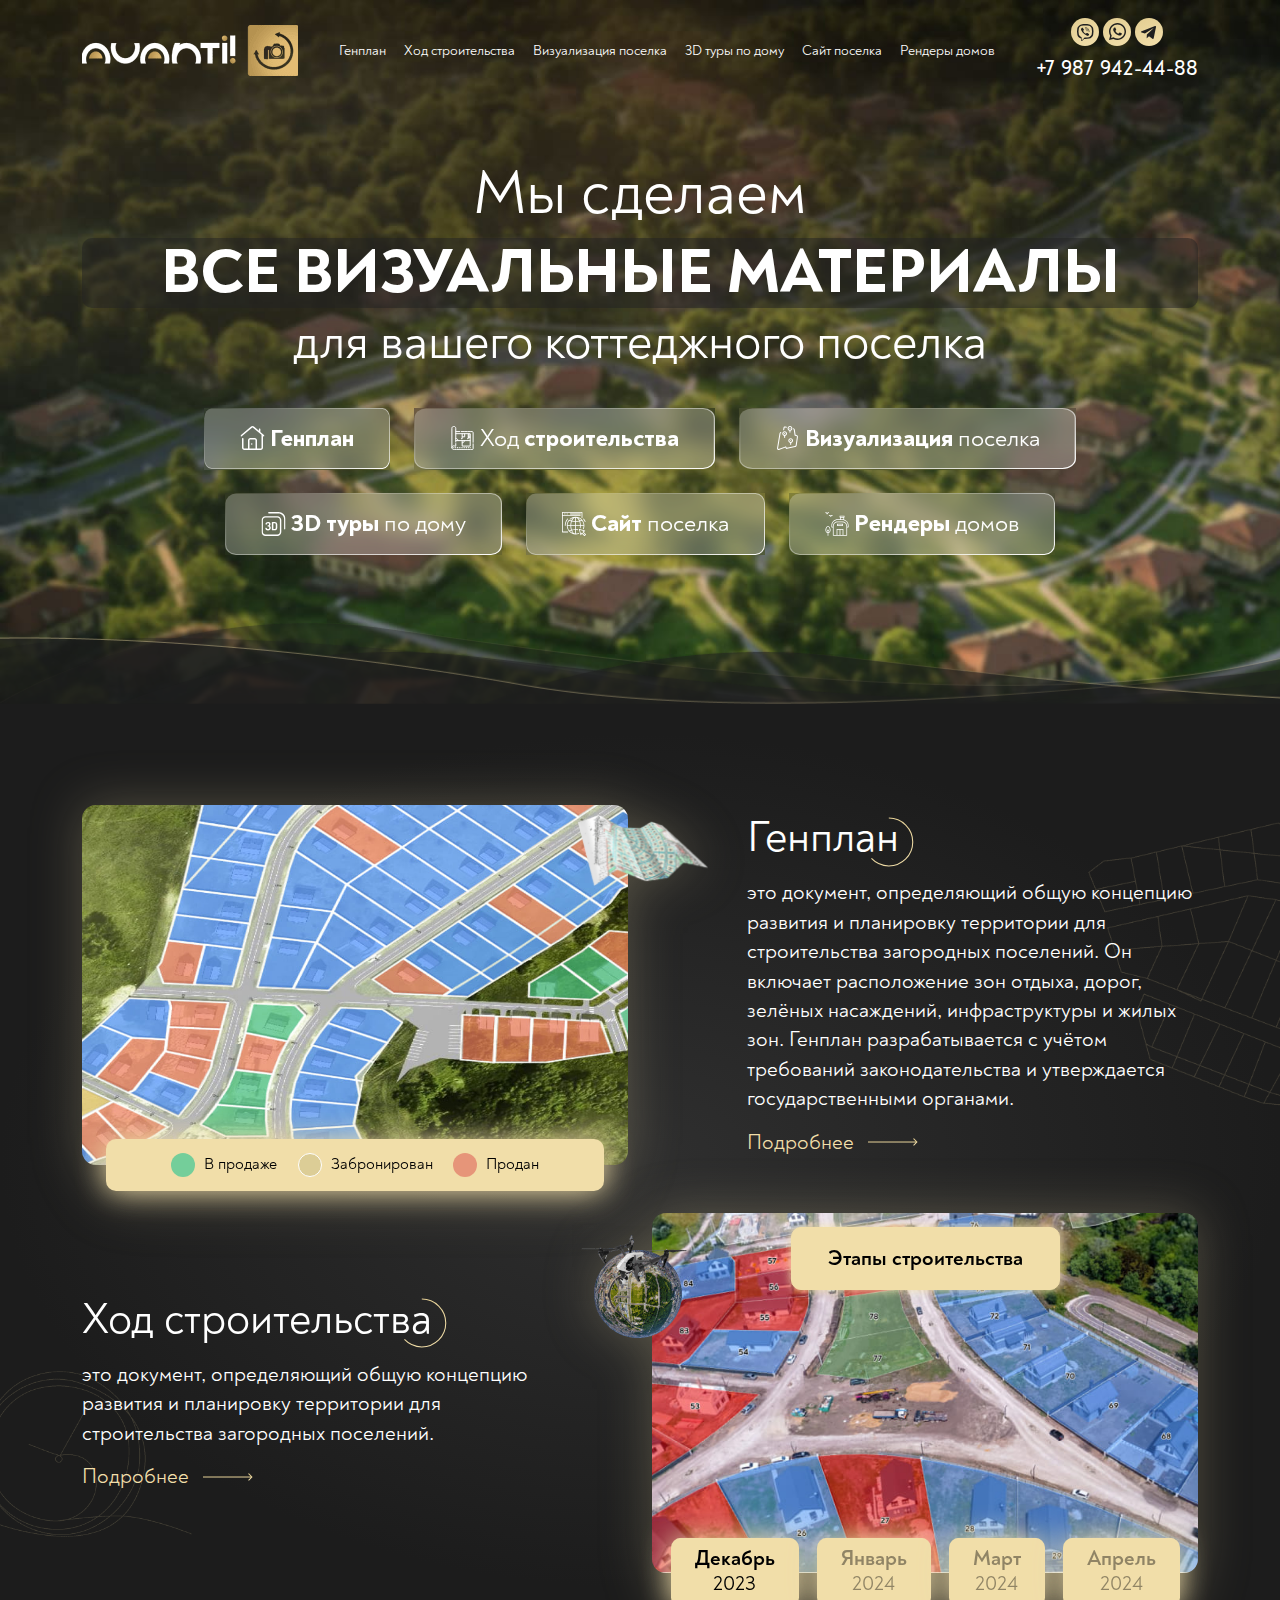
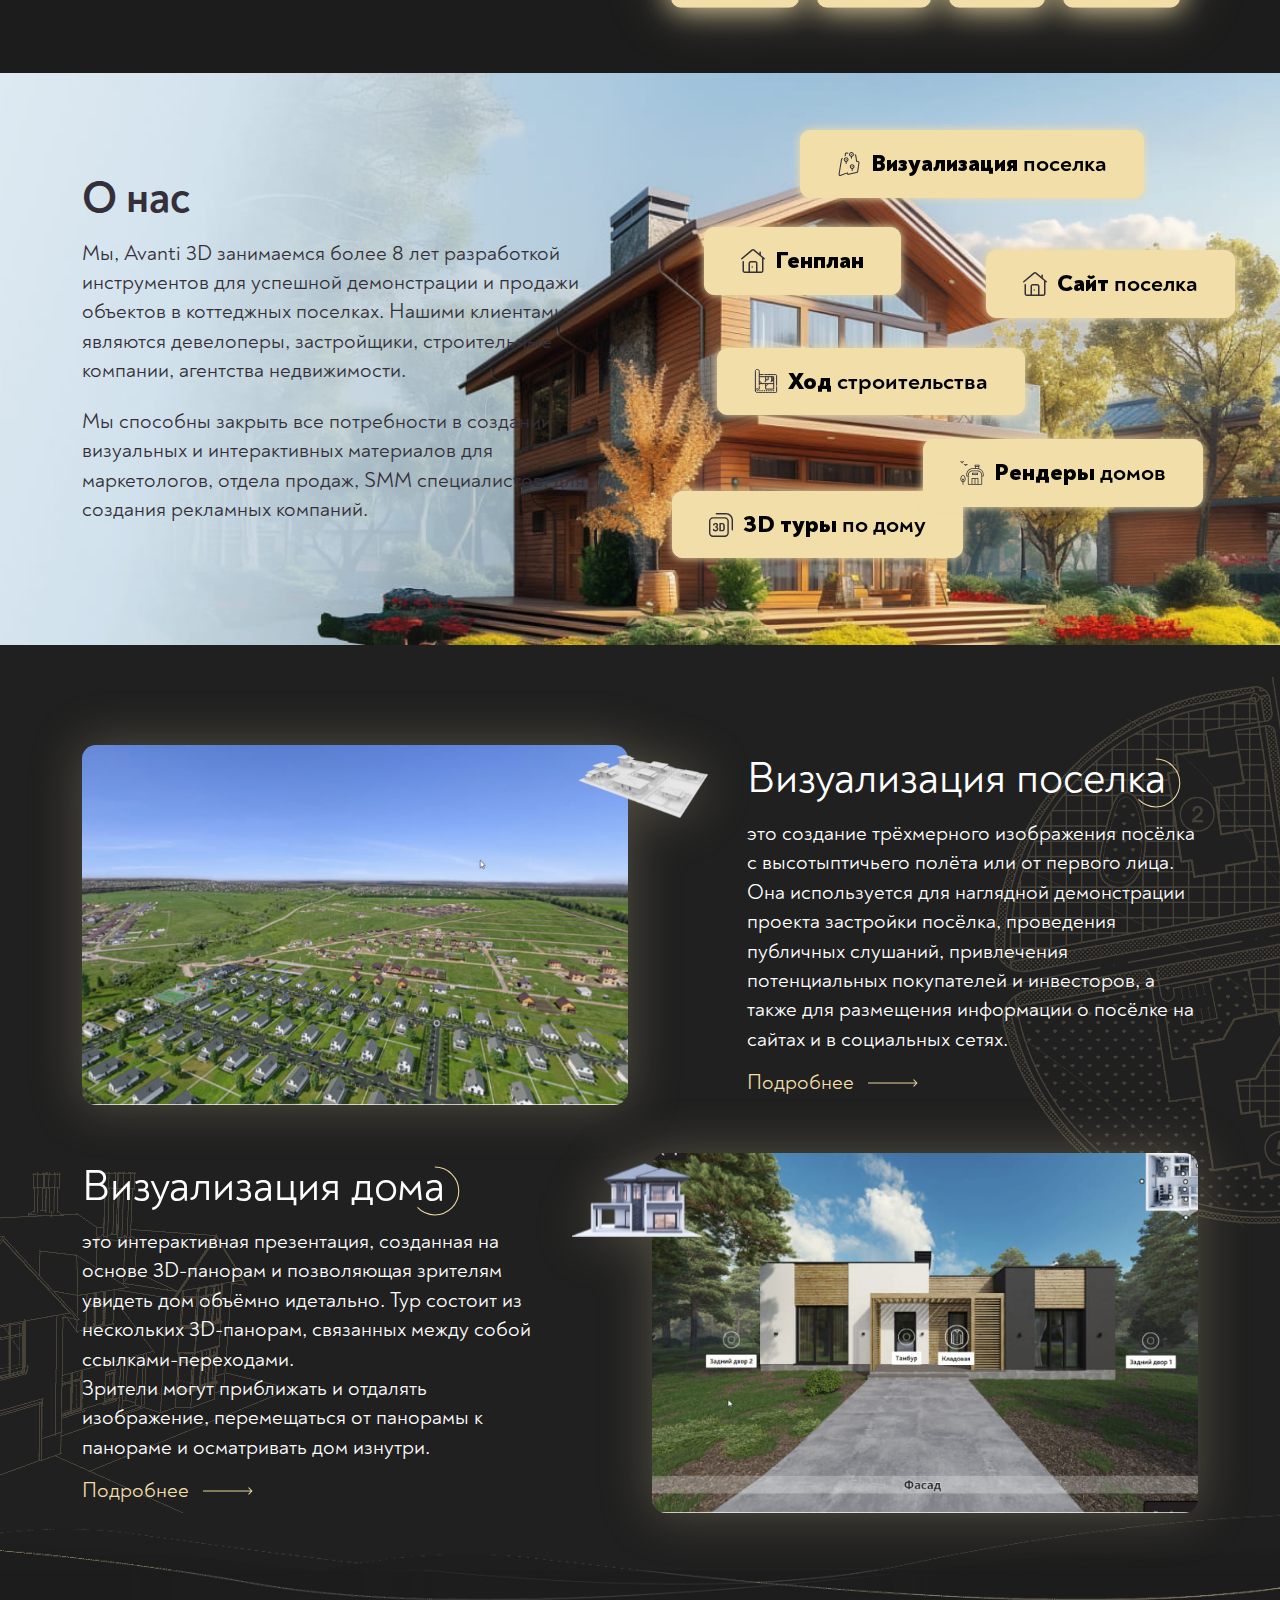
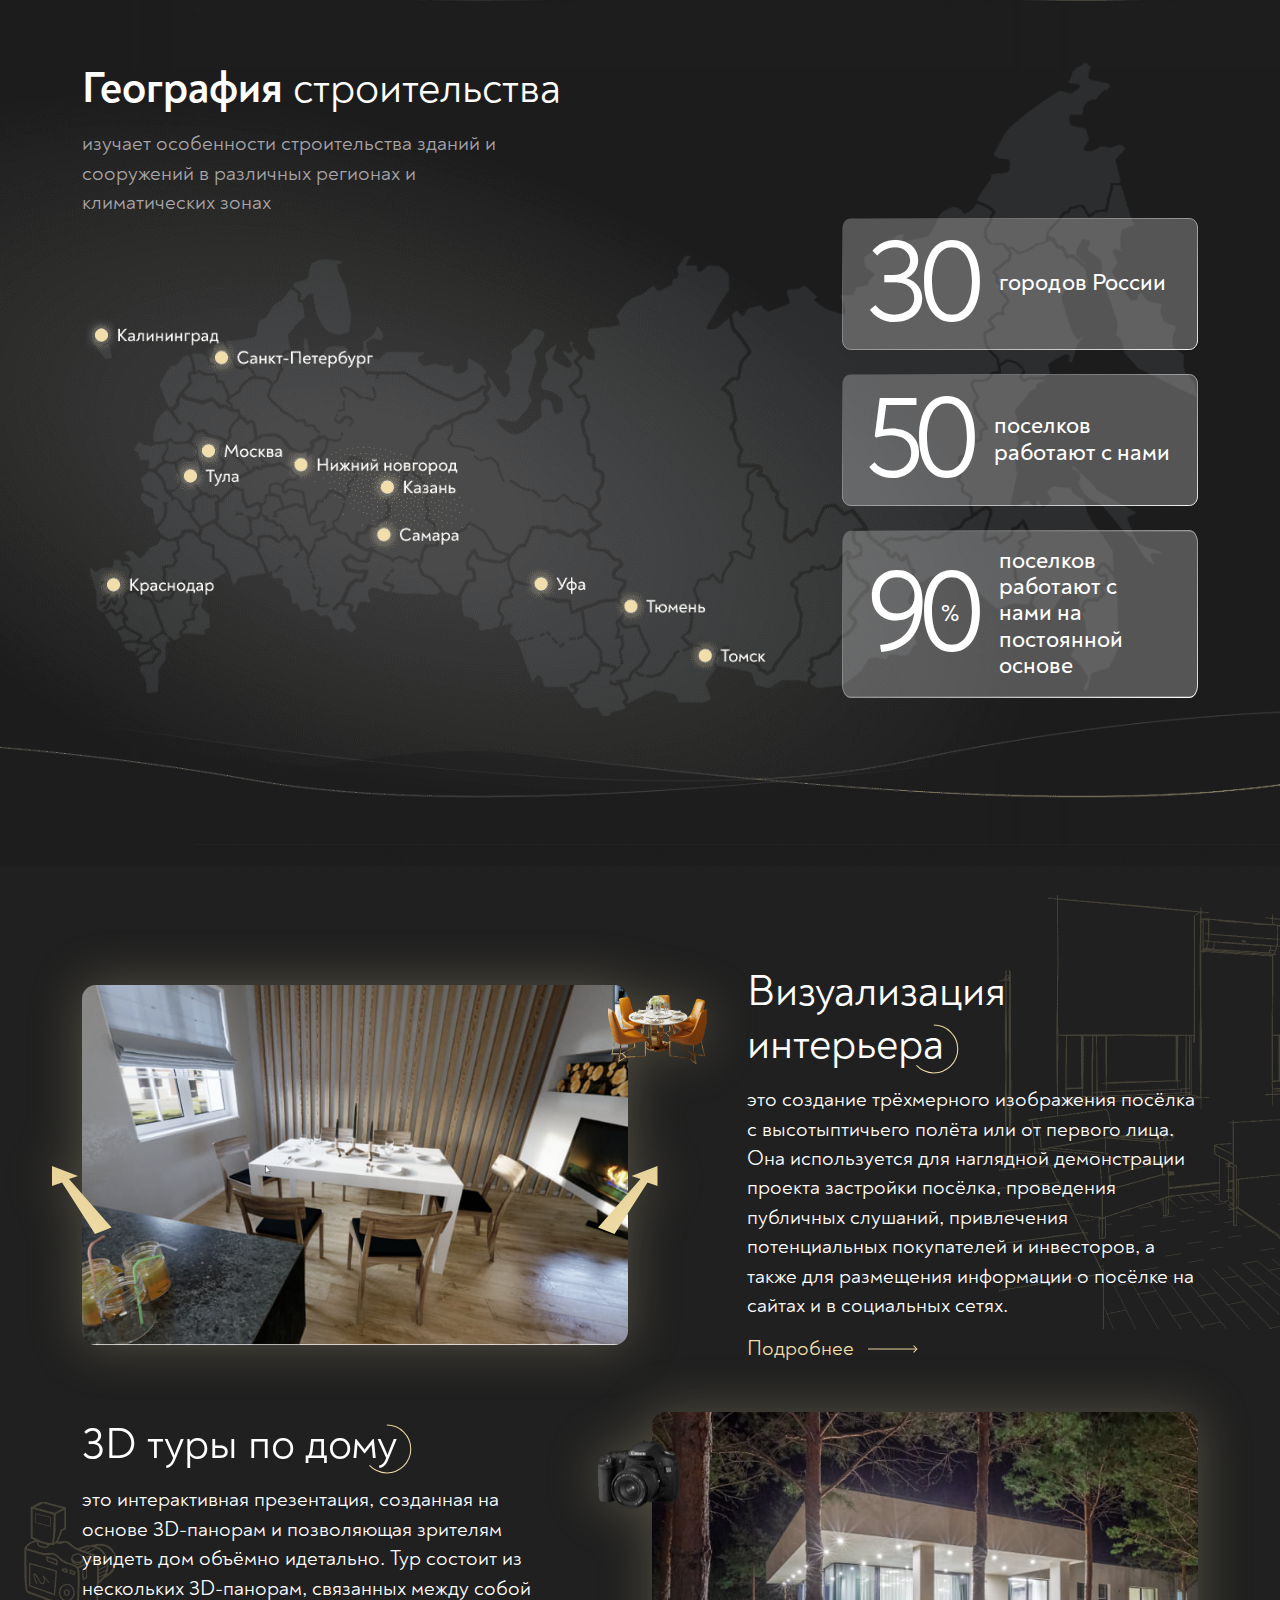
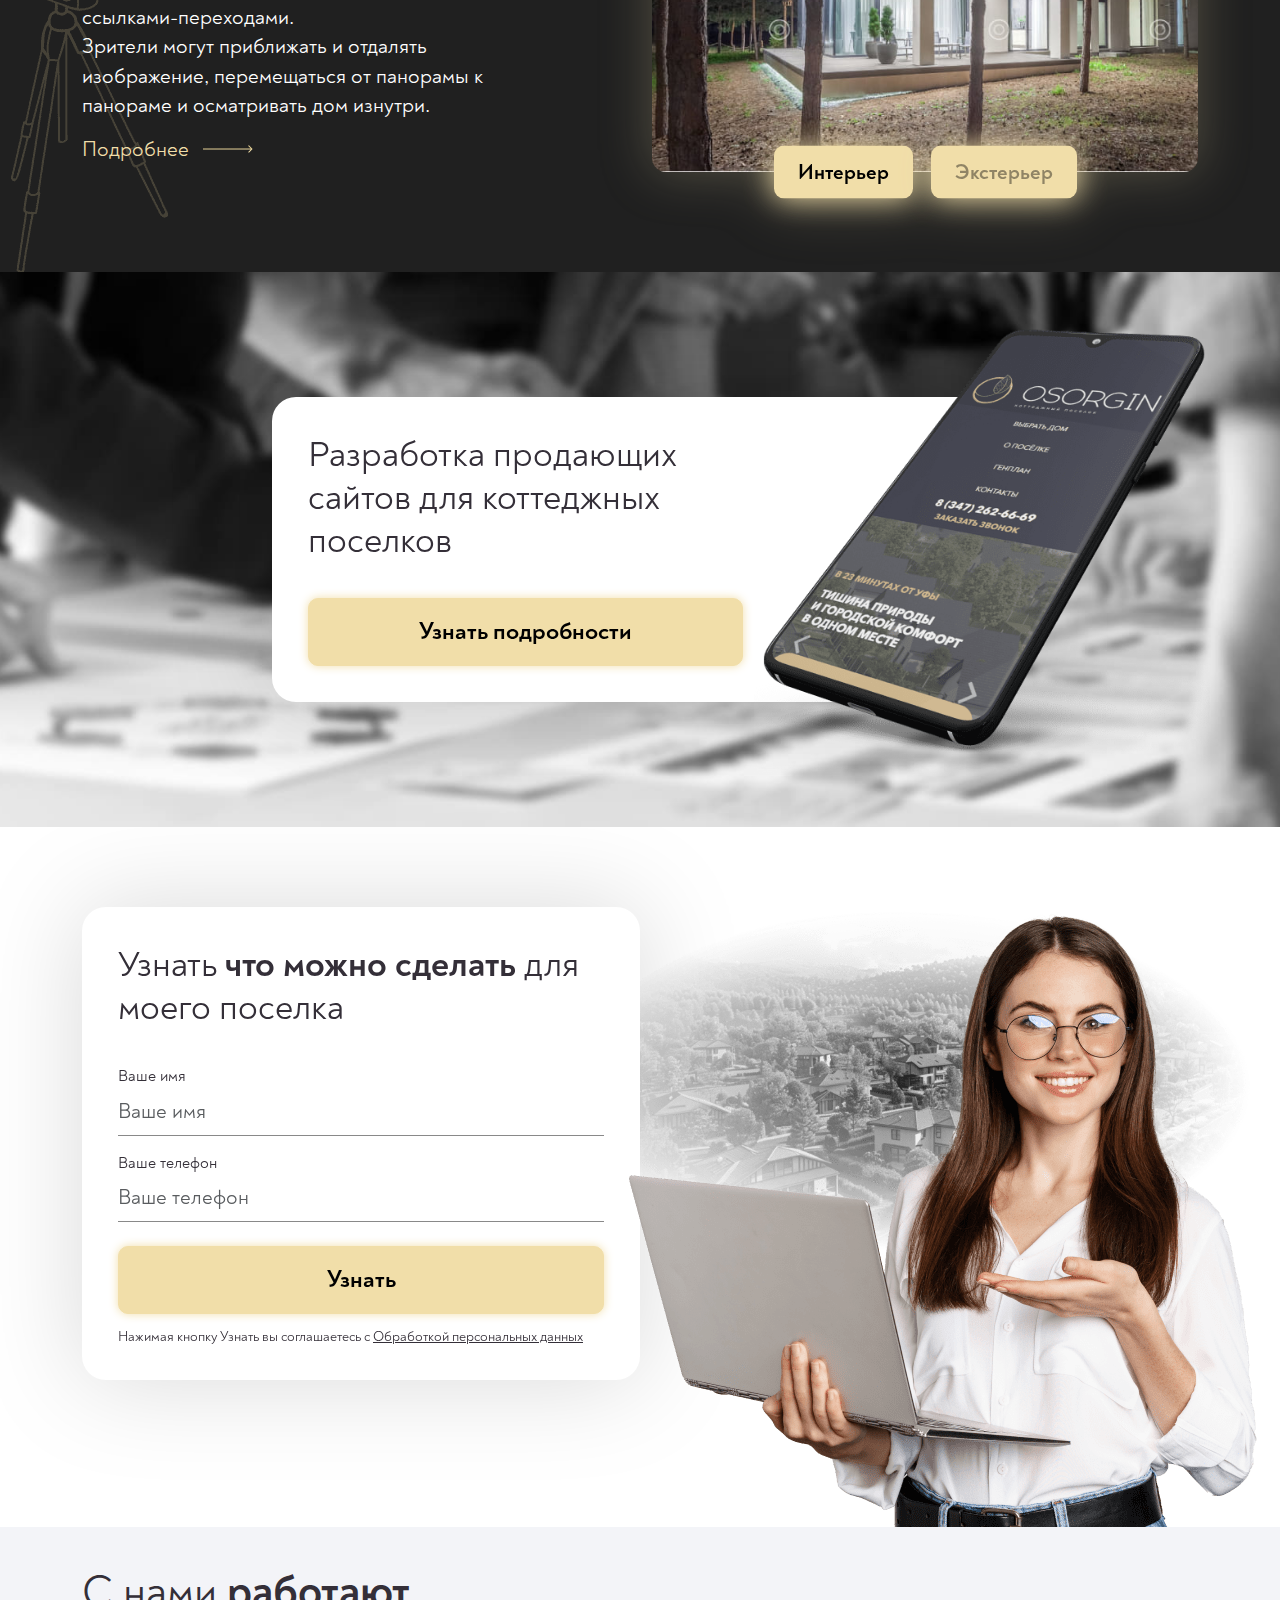
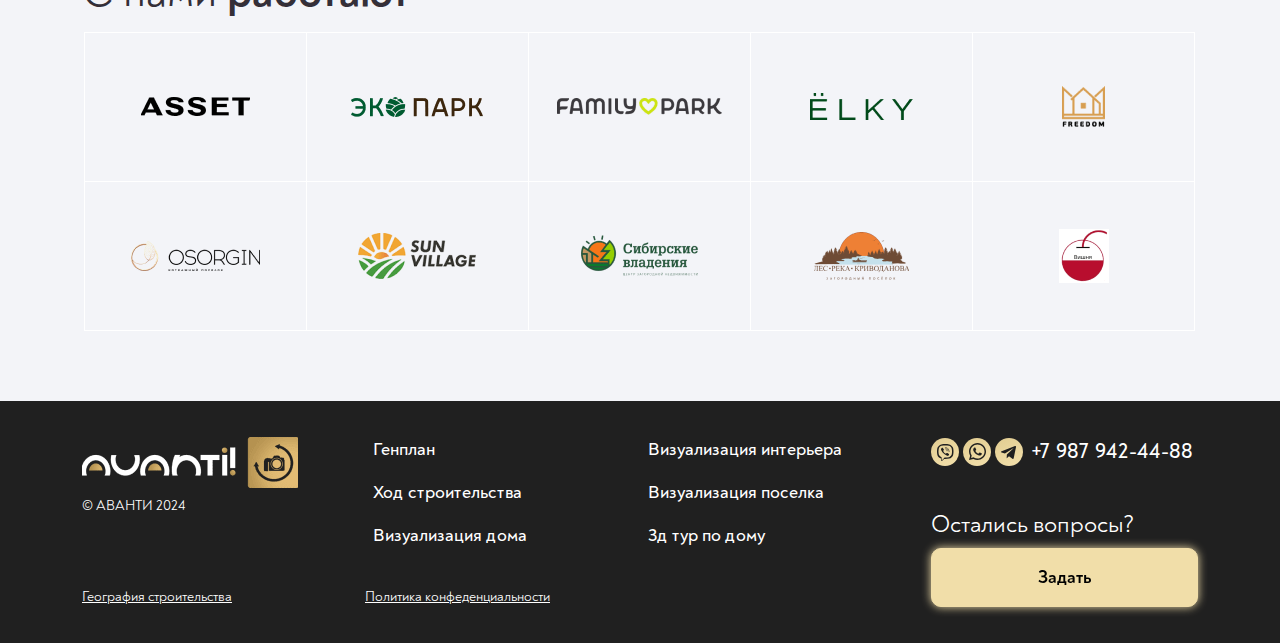
<file: index.html>
<!DOCTYPE html>
<html lang="ru">
<head>
    <meta charset="UTF-8">
    <meta name="viewport" content="width=device-width, initial-scale=1.0">
    <link rel="stylesheet" href="css/bootstrap.min.css">
    <link rel="stylesheet" href="css/style.min.css">
    <link rel="stylesheet" href="fonts/fonts.css">
    <title>Avanti</title>
</head>
<body>
    <main>
        <header>
            <div class="container d-flex justify-content-between align-items-center">
                <a href="index.html">
                    <img src="imgs/logo.png" alt="Avanti" class="logo">
                </a>
                <div class="offcanvas-xl offcanvas-end" tabindex="-1" id="offcanvasMenu">
                    <div class="offcanvas-body position-relative">
                        <button type="button" class="btn-close d-xl-none" data-bs-dismiss="offcanvas" data-bs-target="#offcanvasMenu" aria-label="Close">
                            <svg stroke="currentColor" fill="none" stroke-width="0" viewBox="0 0 24 24" height="1em" width="1em" xmlns="http://www.w3.org/2000/svg"><path d="M6.2253 4.81108C5.83477 4.42056 5.20161 4.42056 4.81108 4.81108C4.42056 5.20161 4.42056 5.83477 4.81108 6.2253L10.5858 12L4.81114 17.7747C4.42062 18.1652 4.42062 18.7984 4.81114 19.1889C5.20167 19.5794 5.83483 19.5794 6.22535 19.1889L12 13.4142L17.7747 19.1889C18.1652 19.5794 18.7984 19.5794 19.1889 19.1889C19.5794 18.7984 19.5794 18.1652 19.1889 17.7747L13.4142 12L19.189 6.2253C19.5795 5.83477 19.5795 5.20161 19.189 4.81108C18.7985 4.42056 18.1653 4.42056 17.7748 4.81108L12 10.5858L6.2253 4.81108Z" fill="currentColor"></path></svg>
                        </button>
                        <nav>
                            <ul >
                                <li>
                                    <a href="#plan" class="menu-link">Генплан</a>
                                </li>
                                <li>
                                    <a href="#construction" class="menu-link">Ход строительства</a>
                                </li>
                                <li>
                                    <a href="#visualization" class="menu-link">Визуализация поселка</a>
                                </li>
                                <li>
                                    <a href="#tour" class="menu-link">3D туры по дому</a>
                                </li>
                                <li>
                                    <a href="#village-site" class="menu-link">Сайт поселка</a>
                                </li>
                                <li>
                                    <a href="#house" class="menu-link">Рендеры домов</a>
                                </li>
                            </ul>
                        </nav>
                    </div>
                </div>
                
                <div class="d-none d-sm-block d-xxl-flex align-items-center">
                    <ul class="social justify-content-center">
                        <li><a href=""><img src="imgs/icons/viber.svg" alt="viber"></a></li>
                        <li><a href=""><img src="imgs/icons/wapp.svg" alt="wapp"></a></li>
                        <li><a href=""><img src="imgs/icons/tg.svg" alt="tg"></a></li>
                    </ul>
                    <a href="tel:+79879424488" class="d-block fs-md fw-5 ms-xxl-2 mt-2 mt-xxl-0">+7 987 942-44-88</a>
                </div>

                <button type="button" id="openMenu" class="btn-mobileMenu d-xl-none">
                    <svg stroke="currentColor" fill="currentColor" stroke-width="0" viewBox="0 0 1024 1024" height="32px" width="32px" xmlns="http://www.w3.org/2000/svg"><path d="M27 193.6c-8.2-8.2-12.2-18.6-12.2-31.2s4-23 12.2-31.2S45.6 119 58.2 119h912.4c12.6 0 23 4 31.2 12.2s12.2 18.6 12.2 31.2-4 23-12.2 31.2-18.6 12.2-31.2 12.2H58.2c-12.6 0-23-4-31.2-12.2zm974.8 285.2c8.2 8.2 12.2 18.6 12.2 31.2s-4 23-12.2 31.2-18.6 12.2-31.2 12.2H58.2c-12.6 0-23-4-31.2-12.2S14.8 522.6 14.8 510s4-23 12.2-31.2 18.6-12.2 31.2-12.2h912.4c12.6 0 23 4 31.2 12.2zm0 347.4c8.2 8.2 12.2 18.6 12.2 31.2s-4 23-12.2 31.2-18.6 12.2-31.2 12.2H58.2c-12.6 0-23-4-31.2-12.2S14.8 870 14.8 857.4s4-23 12.2-31.2S45.6 814 58.2 814h912.4c12.6 0 23 4.2 31.2 12.2z"></path></svg>
                </button>
            </div>
        </header>

        <section class="sec1">
            <div class="container">
                <h1>
                    <p>Мы сделаем</p>
                    <strong>все визуальные материалы</strong>
                    <div>для вашего коттеджного поселка</div>
                </h1>
                <ul class="sec1__menu">
                    <li>
                        <a href="#plan">
                            <img src="imgs/icons/home.svg" alt="Генплан">
                            <strong>Генплан</strong>
                        </a>
                    </li>
                    <li>
                        <a href="#construction">
                            <img src="imgs/icons/blueprint.svg" alt="Ход строительства">
                            Ход <strong>строительства</strong>
                        </a>
                    </li>
                    <li>
                        <a href="#visualization">
                            <img src="imgs/icons/area-with-pins.svg" alt="Визуализация поселка">
                            <strong>Визуализация</strong> поселка
                        </a>
                    </li>
                    <li>
                        <a href="#tour">
                            <img src="imgs/icons/3d.svg" alt="3D туры по дому">
                            <strong>3D туры</strong> по дому
                        </a>
                    </li>
                    <li>
                        <a href="#village-site">
                            <img src="imgs/icons/interface.svg" alt="Сайт поселка">
                            <strong>Сайт</strong> поселка
                        </a>
                    </li>
                    <li>
                        <a href="#house">
                            <img src="imgs/icons/accommodation.svg" alt="Рендеры домов">
                            <strong>Рендеры</strong> домов
                        </a>
                    </li>
                </ul>
            </div>
        </section>

        <section class="sec2">
            <div class="container">
                <div class="row justify-content-between align-items-center gx-4 gy-5">
                    <div class="col-lg-5 order-lg-2">
                        <h2 id="plan"><span>Генплан</span></h2>
                        <p>это документ, определяющий общую концепцию развития и планировку территории для строительства загородных поселений. Он включает расположение зон отдыха, дорог, зелёных насаждений, инфраструктуры и жилых зон. Генплан разрабатывается с учётом требований законодательства и утверждается государственными органами.</p>
                        <a href="" class="more">
                            <span>Подробнее</span>
                            <img src="imgs/icons/arrow.svg" alt="arrow">
                        </a>
                    </div>
                    <div class="col-lg-6 order-lg-1">
                        <div class="box">
                            <img src="imgs/img1.jpg" alt="map" class="box__bg">
                            <div class="box__inner">
                                <p>Это документ, определяющий общую концепцию развития и планировку территории для строительства загородных поселений.</p>
                                <div class="d-sm-flex mt-3">
                                    <button type="button" class="btn-border fs-md me-sm-4 me-lg-5 mb-2 mb-sm-0">
                                        <img src="imgs/icons/play-button.svg" alt="play-button">
                                        <span>Видео о генплане</span>
                                    </button>
                                    <button type="button" class="btn-border fs-md">
                                        <img src="imgs/icons/gallery.svg" alt="play-button">
                                        <span>Примеры</span>
                                    </button>
                                </div>
                                <a href="" class="more mt-3 mt-sm-4 mt-md-5">
                                    <span>Подробнее</span>
                                    <img src="imgs/icons/arrow.svg" alt="arrow">
                                </a>
                            </div>
                            <div class="box__control-full">
                                <ul class="indicator">
                                    <li>
                                        <div class="indicator-sale"></div>
                                        <span>В продаже</span>
                                    </li>
                                    <li>
                                        <div class="indicator-booked"></div>
                                        <span>Забронирован</span>
                                    </li>
                                    <li>
                                        <div class="indicator-sold"></div>
                                        <span>Продан</span>
                                    </li>
                                </ul>
                            </div>
                            <img src="imgs/icons/map-mini.png" alt="map" class="box__img-right">
                        </div>
                    </div>
                    <div class="col-lg-5 order-3">
                        <h2 id="construction"><span>Ход строительства</span></h2>
                        <p>это документ, определяющий общую концепцию развития и планировку территории для строительства загородных поселений.</p>
                        <a href="" class="more">
                            <span>Подробнее</span>
                            <img src="imgs/icons/arrow.svg" alt="arrow">
                        </a>
                    </div>
                    <div class="col-lg-6 order-4">
                        <div class="box">
                            <div id="carousel-stages" class="box__bg carousel slide">
                                <div class="carousel-inner">
                                    <div class="carousel-item active">
                                        <img src="imgs/img2.jpg" class="d-block w-100" alt="img2">
                                    </div>
                                    <div class="carousel-item">
                                        <img src="imgs/img1.jpg" class="d-block w-100" alt="img1">
                                    </div>
                                    <div class="carousel-item">
                                        <img src="imgs/img2.jpg" class="d-block w-100" alt="img2">
                                    </div>
                                    <div class="carousel-item">
                                        <img src="imgs/img1.jpg" class="d-block w-100" alt="img1">
                                    </div>
                                </div>
                                <div class="box__inner2">
                                    <div class="btn-fill fs-md mx-auto">Этапы строительства</div>
                                </div>
                                <div class="box__inner">
                                    <p>Это документ, определяющий общую концепцию развития и планировку территории для строительства загородных поселений.</p>
                                    <div class="d-sm-flex mt-3">
                                        <button type="button" class="btn-border fs-md me-sm-4 me-lg-5 mb-2 mb-sm-0">
                                            <img src="imgs/icons/play-button.svg" alt="play-button">
                                            <span>Видео о генплане</span>
                                        </button>
                                        <button type="button" class="btn-border fs-md">
                                            <img src="imgs/icons/gallery.svg" alt="play-button">
                                            <span>Примеры</span>
                                        </button>
                                    </div>
                                    <a href="" class="more mt-3 mt-sm-4 mt-md-5">
                                        <span>Подробнее</span>
                                        <img src="imgs/icons/arrow.svg" alt="arrow">
                                    </a>
                                </div>
                                <div class="carousel-indicators">
                                    <button type="button" data-bs-target="#carousel-stages" data-bs-slide-to="0" class="active" aria-current="true">
                                        <strong>Декабрь</strong>
                                        <div>2023</div>
                                    </button>
                                    <button type="button" data-bs-target="#carousel-stages" data-bs-slide-to="1">
                                        <strong>Январь</strong>
                                        <div>2024</div>
                                    </button>
                                    <button type="button" data-bs-target="#carousel-stages" data-bs-slide-to="2">
                                        <strong>Март</strong>
                                        <div>2024</div>
                                    </button>
                                    <button type="button" data-bs-target="#carousel-stages" data-bs-slide-to="3">
                                        <strong>Апрель</strong>
                                        <div>2024</div>
                                    </button>
                                </div>
                            </div>
                            <img src="imgs/icons/globe.png" alt="map" class="box__img-left">
                        </div>
                    </div>
                </div>
            </div>
        </section>

        <section class="sec3 position-relative">
            <div class="container">
                <div class="row">
                    <div class="col-lg-6">
                        <h2 class="simple fw-7">О нас</h2>
                        <p>Мы, Avanti 3D занимаемся более 8 лет разработкой инструментов для успешной демонстрации и продажи объектов в коттеджных поселках. Нашими клиентами являются девелоперы, застройщики, строительные компании, агентства недвижимости.</p>
                        <p>Мы способны закрыть все потребности в создании визуальных и интерактивных материалов для маркетологов, отдела продаж, SMM специалистов, для создания рекламных компаний.</p>
                    </div>
                </div>
                <div class="links">
                    <a href="#visualization" class="btn-fill fs-lg links-1">
                        <img src="imgs/icons/area-with-pins-black.svg" alt="Визуализация">
                        <div><strong>Визуализация</strong> поселка</div>
                    </a>
                    <a href="#plan" class="btn-fill fs-lg links-2">
                        <img src="imgs/icons/home-black.svg" alt="Генплан">
                        <div><strong>Генплан</strong></div>
                    </a>
                    <a href="#village-site" class="btn-fill fs-lg links-3">
                        <img src="imgs/icons/home-black.svg" alt="Сайт">
                        <div><strong>Сайт</strong> поселка</div>
                    </a>
                    <a href="#construction" class="btn-fill fs-lg links-4">
                        <img src="imgs/icons/blueprint-black.svg" alt="Ход строительства">
                        <div><strong>Ход</strong> строительства</div>
                    </a>
                    <a href="#tour" class="btn-fill fs-lg links-5">
                        <img src="imgs/icons/3d-black.svg" alt="3D туры по дому">
                        <div><strong>3D туры</strong> по дому</div>
                    </a>
                    <a href="#house" class="btn-fill fs-lg links-6">
                        <img src="imgs/icons/accommodation-black.svg" alt="Рендеры домов">
                        <div><strong>Рендеры</strong> домов</div>
                    </a>
                </div>
            </div>
        </section>

        <section class="sec4">
            <div class="container">
                <div class="row justify-content-between align-items-center gx-4 gy-5">
                    <div class="col-lg-5 order-lg-2">
                        <h2 id="visualization"><span>Визуализация поселка</span></h2>
                        <p>это создание трёхмерного изображения посёлка с высотыптичьего полёта или от первого лица. Она используется для наглядной демонстрации проекта застройки посёлка, проведения публичных слушаний, привлечения потенциальных покупателей и инвесторов, а также для размещения информации о посёлке на сайтах и в социальных сетях.</p>
                        <a href="" class="more">
                            <span>Подробнее</span>
                            <img src="imgs/icons/arrow.svg" alt="arrow">
                        </a>
                    </div>
                    <div class="col-lg-6 order-lg-1">
                        <div class="box">
                            <img src="imgs/img3.jpg" alt="img3" class="box__bg">
                            <div class="box__inner">
                                <p>Это документ, определяющий общую концепцию развития и планировку территории для строительства загородных поселений.</p>
                                <div class="d-sm-flex mt-3">
                                    <button type="button" class="btn-border fs-md me-sm-4 me-lg-5 mb-2 mb-sm-0">
                                        <img src="imgs/icons/play-button.svg" alt="play-button">
                                        <span>Видео о генплане</span>
                                    </button>
                                    <button type="button" class="btn-border fs-md">
                                        <img src="imgs/icons/gallery.svg" alt="play-button">
                                        <span>Примеры</span>
                                    </button>
                                </div>
                                <a href="" class="more mt-3 mt-sm-4 mt-md-5">
                                    <span>Подробнее</span>
                                    <img src="imgs/icons/arrow.svg" alt="arrow">
                                </a>
                            </div>
                            <img src="imgs/icons/model.png" alt="model" class="box__img-right">
                        </div>
                    </div>
                    <div class="col-lg-5 order-3">
                        <h2 id="house"><span>Визуализация дома</span></h2>
                        <p>это интерактивная презентация, созданная на основе 3D-панорам и позволяющая зрителям увидеть дом объёмно идетально. Тур состоит из нескольких 3D-панорам, связанных между собой ссылками-переходами.</p>
                        <p>Зрители могут приближать и отдалять изображение, перемещаться от панорамы к панораме и осматривать дом изнутри.</p>
                        <a href="" class="more">
                            <span>Подробнее</span>
                            <img src="imgs/icons/arrow.svg" alt="arrow">
                        </a>
                    </div>
                    <div class="col-lg-6 order-4">
                        <div class="box">
                            <img src="imgs/img4.jpg" alt="img4" class="box__bg">
                            <div class="box__inner">
                                <p>Это документ, определяющий общую концепцию развития и планировку территории для строительства загородных поселений.</p>
                                <div class="d-sm-flex mt-3">
                                    <button type="button" class="btn-border fs-md me-sm-4 me-lg-5 mb-2 mb-sm-0">
                                        <img src="imgs/icons/play-button.svg" alt="play-button">
                                        <span>Видео о генплане</span>
                                    </button>
                                    <button type="button" class="btn-border fs-md">
                                        <img src="imgs/icons/gallery.svg" alt="play-button">
                                        <span>Примеры</span>
                                    </button>
                                </div>
                                <a href="" class="more mt-3 mt-sm-4 mt-md-5">
                                    <span>Подробнее</span>
                                    <img src="imgs/icons/arrow.svg" alt="arrow">
                                </a>
                            </div>
                            <img src="imgs/icons/house.png" alt="house" class="box__img-left">
                        </div>
                    </div>
                </div>
            </div>
        </section>

        <section class="sec5" id="geography">
            <div class="container position-relative">
                <div class="sec5-main container z-2">
                    <h2 class="simple"><strong>География</strong> строительства</h2>
                    <div class="row mb-4 mb-lg-0">
                        <div class="col-lg-5">
                            <p>изучает особенности строительства зданий и сооружений в различных регионах и климатических зонах</p>
                        </div>
                    </div>
                    <div class="row justify-content-end">
                        <div class="col-lg-5 col-xl-4">
                            <ul>
                                <li>
                                    <div class="num">30</div>
                                    <div class="text">городов России</div>
                                </li>
                                <li>
                                    <div class="num">50</div>
                                    <div class="text">поселков работают с нами</div>
                                </li>
                                <li>
                                    <div class="num percent">90</div>
                                    <div class="text">поселков работают с нами на постоянной основе</div>
                                </li>
                            </ul>
                        </div>
                    </div>
                </div>
                <img src="imgs/MAPwithCities.png" alt="География строительства" class="w-100 position-relative z-1">
            </div>
        </section>

        <section class="sec6">
            <div class="container">
                <div class="row justify-content-between align-items-center gx-4 gy-5">
                    <div class="col-lg-5 order-lg-2">
                        <h2 id="village-site"><span>Визуализация интерьера</span></h2>
                        <p>это создание трёхмерного изображения посёлка с высотыптичьего полёта или от первого лица. Она используется для наглядной демонстрации проекта застройки посёлка, проведения публичных слушаний, привлечения потенциальных покупателей и инвесторов, а также для размещения информации о посёлке на сайтах и в социальных сетях.</p>
                        <a href="" class="more">
                            <span>Подробнее</span>
                            <img src="imgs/icons/arrow.svg" alt="arrow">
                        </a>
                    </div>
                    <div class="col-lg-6 order-lg-1">
                        <div class="box">
                            <div id="carousel-visual" class="box__bg carousel slide">
                                <div class="carousel-inner">
                                    <div class="carousel-item active">
                                        <img src="imgs/img5.jpg" class="d-block w-100" alt="img5">
                                    </div>
                                    <div class="carousel-item">
                                        <img src="imgs/img2.jpg" class="d-block w-100" alt="img2">
                                    </div>
                                </div>
                            </div>
                            <div class="box__inner">
                                <p>Это документ, определяющий общую концепцию развития и планировку территории для строительства загородных поселений.</p>
                                <div class="d-sm-flex mt-3">
                                    <button type="button" class="btn-border fs-md me-sm-4 me-lg-5 mb-2 mb-sm-0">
                                        <img src="imgs/icons/play-button.svg" alt="play-button">
                                        <span>Видео о генплане</span>
                                    </button>
                                    <button type="button" class="btn-border fs-md">
                                        <img src="imgs/icons/gallery.svg" alt="play-button">
                                        <span>Примеры</span>
                                    </button>
                                </div>
                                <a href="" class="more mt-3 mt-sm-4 mt-md-5">
                                    <span>Подробнее</span>
                                    <img src="imgs/icons/arrow.svg" alt="arrow">
                                </a>
                            </div>
                            <button class="carousel-control-prev" type="button" data-bs-target="#carousel-visual" data-bs-slide="prev">
                                <img src="imgs/icons/prev.svg" alt="prev">
                            </button>
                            <button class="carousel-control-next" type="button" data-bs-target="#carousel-visual" data-bs-slide="next">
                                <img src="imgs/icons/next.svg" alt="next">
                            </button>
                            <img src="imgs/icons/table.png" alt="table" class="box__img-right">
                        </div>
                    </div>
                    <div class="col-lg-5 order-3">
                        <h2 id="tour"><span>3D туры по дому</span></h2>
                        <p>это интерактивная презентация, созданная на основе 3D-панорам и позволяющая зрителям увидеть дом объёмно идетально. Тур состоит из нескольких 3D-панорам, связанных между собой ссылками-переходами.</p>
                        <p>Зрители могут приближать и отдалять изображение, перемещаться от панорамы к панораме и осматривать дом изнутри.</p>
                        <a href="" class="more">
                            <span>Подробнее</span>
                            <img src="imgs/icons/arrow.svg" alt="arrow">
                        </a>
                    </div>
                    <div class="col-lg-6 order-4">
                        <div class="box">
                            <div id="carousel-tour" class="box__bg carousel slide">
                                <div class="carousel-inner">
                                    <div class="carousel-item active">
                                        <img src="imgs/img6.jpg" class="d-block w-100" alt="img6">
                                    </div>
                                    <div class="carousel-item">
                                        <img src="imgs/img2.jpg" class="d-block w-100" alt="img2">
                                    </div>
                                </div>
                                <div class="box__inner">
                                    <p>Это документ, определяющий общую концепцию развития и планировку территории для строительства загородных поселений.</p>
                                    <div class="d-sm-flex mt-3">
                                        <button type="button" class="btn-border fs-md me-sm-4 me-lg-5 mb-2 mb-sm-0">
                                            <img src="imgs/icons/play-button.svg" alt="play-button">
                                            <span>Видео о генплане</span>
                                        </button>
                                        <button type="button" class="btn-border fs-md">
                                            <img src="imgs/icons/gallery.svg" alt="play-button">
                                            <span>Примеры</span>
                                        </button>
                                    </div>
                                    <a href="" class="more mt-3 mt-sm-4 mt-md-5">
                                    <span>Подробнее</span>
                                    <img src="imgs/icons/arrow.svg" alt="arrow">
                                </a>
                                </div>
                                <div class="carousel-indicators">
                                    <button class="py-3 active" type="button" data-bs-target="#carousel-tour" data-bs-slide-to="0" aria-current="true">
                                        <strong>Интерьер</strong>
                                    </button>
                                    <button class="py-3" type="button" data-bs-target="#carousel-tour" data-bs-slide-to="1">
                                        <strong>Экстерьер</strong>
                                    </button>
                                </div>
                            </div>
                            <img src="imgs/icons/camera.png" alt="camera" class="box__img-left">
                        </div>
                    </div>
                </div>
            </div>
        </section>

        <section class="sec7">
            <div class="container position-relative">
                <div class="row justify-content-center">
                    <div class="col-lg-8">
                        <div class="cont">
                            <div class="row">
                                <div class="col-sm-8">
                                    <h3>Разработка продающих сайтов для коттеджных поселков</h3>
                                    <button type="button" data-bs-toggle="modal" data-bs-target="#formModal" class="btn-fill fs-lg w-100 mt-4">Узнать подробности</button>
                                </div>
                            </div>
                        </div>
                        <img src="imgs/smartphone.png" alt="smartphone" class="smartphone d-none d-sm-block">
                    </div>
                </div>
            </div>
        </section>

        <section class="callback">
            <div class="container position-relative">
                <div class="row gx-0">   
                    <div class="col-lg-6 col-xxl-5">
                        <form class="callback-form" action="">
                            <h3>Узнать <strong>что можно сделать</strong> для моего поселка </h3>
                            <div class="mb-3">
                                <label for="userName" class="form-label mb-0">Ваше имя</label>
                                <input type="text" class="form-control fs-md" id="userName" placeholder="Ваше имя">
                            </div>
                            <div class="mb-4">
                                <label for="userPhone" class="form-label mb-0">Ваше телефон</label>
                                <input type="tel" class="form-control fs-md" id="userPhone" placeholder="Ваше телефон">
                            </div>
                            <button type="button" class="btn-fill w-100 fs-lg mb-3">Узнать</button>
                            <p class="fs-xs lh-1">Нажимая кнопку Узнать вы соглашаетесь с <a href="" class="text-decoration-underline lh-1">Обработкой персональных данных</a></p>
                        </form>
                    </div>
                    <div class="d-none d-lg-block col-6 col-xxl-7 position-relative">
                        <img class="callback__bg-1" src="imgs/bg/callback-bg.png" alt="callback-bg">
                        <img class="callback__bg-2" src="imgs/woman.png" alt="woman">
                    </div>
                </div>
            </div>
        </section>

        <section class="sec8">
            <div class="container position-relative">
                <h2 class="simple">С нами <strong>работают</strong></h2>
                <div class="brands">
                    <img src="imgs/brands/asset.png" alt="asset">
                    <img src="imgs/brands/экопарк.png" alt="экопарк">
                    <img src="imgs/brands/familypark.png" alt="familypark">
                    <img src="imgs/brands/elki.png" alt="elki">
                    <img src="imgs/brands/freedom.png" alt="freedom">
                    <img src="imgs/brands/osorgin.png" alt="osorgin">
                    <img src="imgs/brands/sunvillage.png" alt="sunvillage">
                    <img src="imgs/brands/сибирские владения.png" alt="сибирские владения">
                    <img src="imgs/brands/криводанова.png" alt="криводанова">
                    <img src="imgs/brands/вишня.png" alt="вишня">
                </div>
            </div>
        </section>
    </main>
    <footer>
        <div class="container">
            <div class="footerGrid">
                <div class="footerGrid__logo">
                    <img src="imgs/logo.png" alt="АВАНТИ" class="img-fluid">
                    <p class="fs-xs mt-2">© АВАНТИ 2024</p>
                </div>
                <div class="footerGrid__menu">
                    <div class="row row-cols-lg-2 row-cols-xxl-3 g-3">
                        <div>
                            <ul>
                                <li><a href="#plan">Генплан</a></li>
                                <li><a href="#construction">Ход строительства</a></li>
                                <li><a href="#house">Визуализация дома</a></li>
                            </ul>
                        </div>
                        <div>
                            <ul>
                                <li><a href="#village-site">Визуализация интерьера</a></li>
                                <li><a href="#visualization">Визуализация поселка</a></li>
                                <li><a href="#tour">3д тур по дому</a></li>
                            </ul>
                        </div>
                    </div>
                </div>
                <div class="footerGrid__contacts">
                    <div class="d-xl-flex align-items-center">
                        <ul class="social">
                            <li><a href=""><img src="imgs/icons/viber.svg" alt="viber"></a></li>
                            <li><a href=""><img src="imgs/icons/wapp.svg" alt="wapp"></a></li>
                            <li><a href=""><img src="imgs/icons/tg.svg" alt="tg"></a></li>
                        </ul>
                        <a href="tel:+79879424488" class="d-block fs-md fw-5 ms-xl-2 mt-2 mt-xl-0">+7 987 942-44-88</a>
                    </div>
                    <div class="mt-4">
                        <h4>Остались вопросы?</h4>
                        <button type="button" data-bs-toggle="modal" data-bs-target="#formModal" class="btn-fill fs-sm fw-7 w-100">Задать</button>
                    </div>
                </div>
                <div class="footerGrid__links">
                    <div class="row row-cols-sm-2 row-cols-lg-3">
                        <div><a href="#geography" class="fs-xs text-decoration-underline">География строительства</a></div>
                        <div><a href="" class="fs-xs text-decoration-underline">Политика конфеденциальности</a></div>
                    </div>
                </div>
            </div>
        </div>
    </footer>

    <div class="modal fade" id="formModal" data-bs-scroll="false" tabindex="-1" aria-hidden="true">
        <div class="modal-dialog">
          <div class="modal-content">
            <div class="modal-body">
                <button type="button" class="btn-close" data-bs-dismiss="modal" aria-label="Close"></button>
                <form class="callback-form position-relative z-1" action="">
                    <h3>Узнать <strong>что можно сделать</strong> для моего поселка </h3>
                    <div class="mb-3">
                        <label for="userName" class="form-label mb-0">Ваше имя</label>
                        <input type="text" class="form-control fs-md" id="userName" placeholder="Ваше имя">
                    </div>
                    <div class="mb-4">
                        <label for="userPhone" class="form-label mb-0">Ваше телефон</label>
                        <input type="tel" class="form-control fs-md" id="userPhone" placeholder="Ваше телефон">
                    </div>
                    <button type="button" class="btn-fill w-100 fs-lg mb-3">Узнать</button>
                    <p class="fs-xs lh-1">Нажимая кнопку Узнать вы соглашаетесь с <a href="" class="text-decoration-underline lh-1">Обработкой персональных данных</a></p>
                </form>
            </div>
          </div>
        </div>
    </div>

    <script src="js/bootstrap.bundle.min.js"></script>
    <script src="js/main.js"></script>
</body>
</html>
</file>
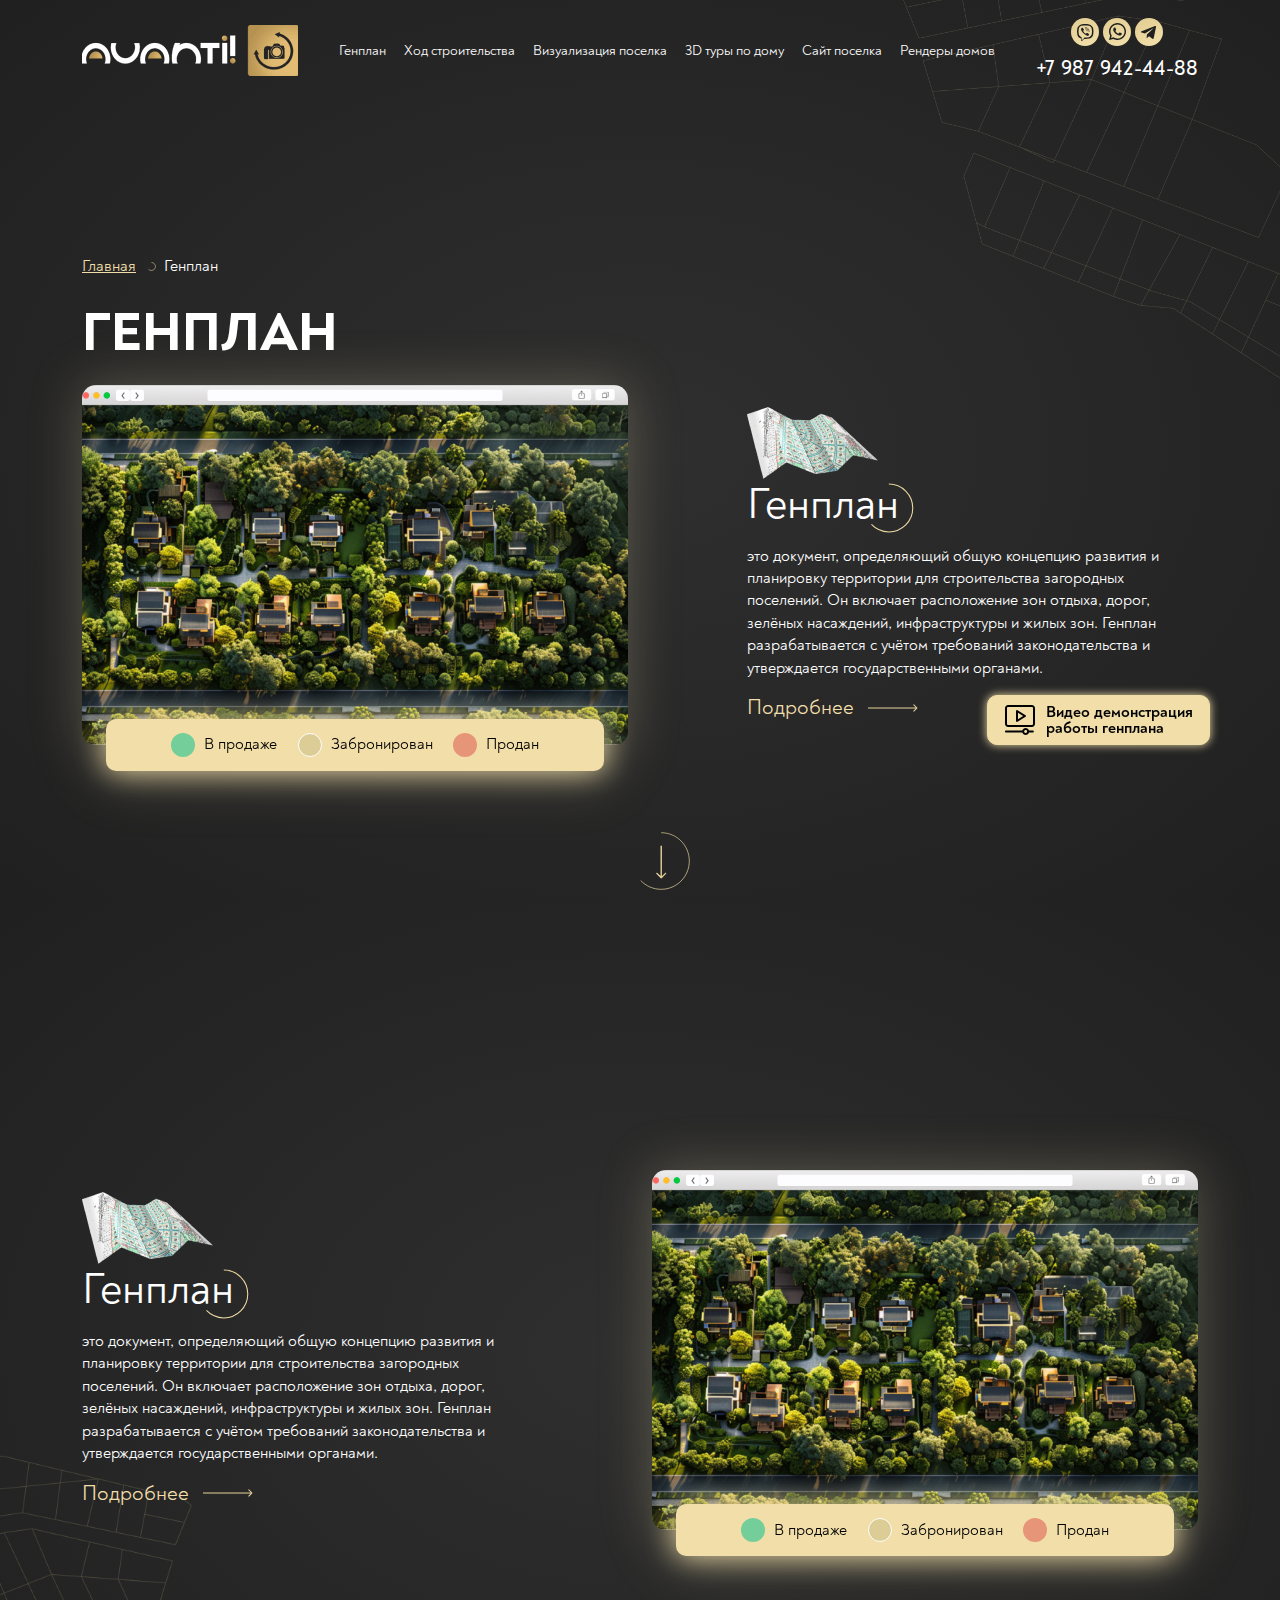
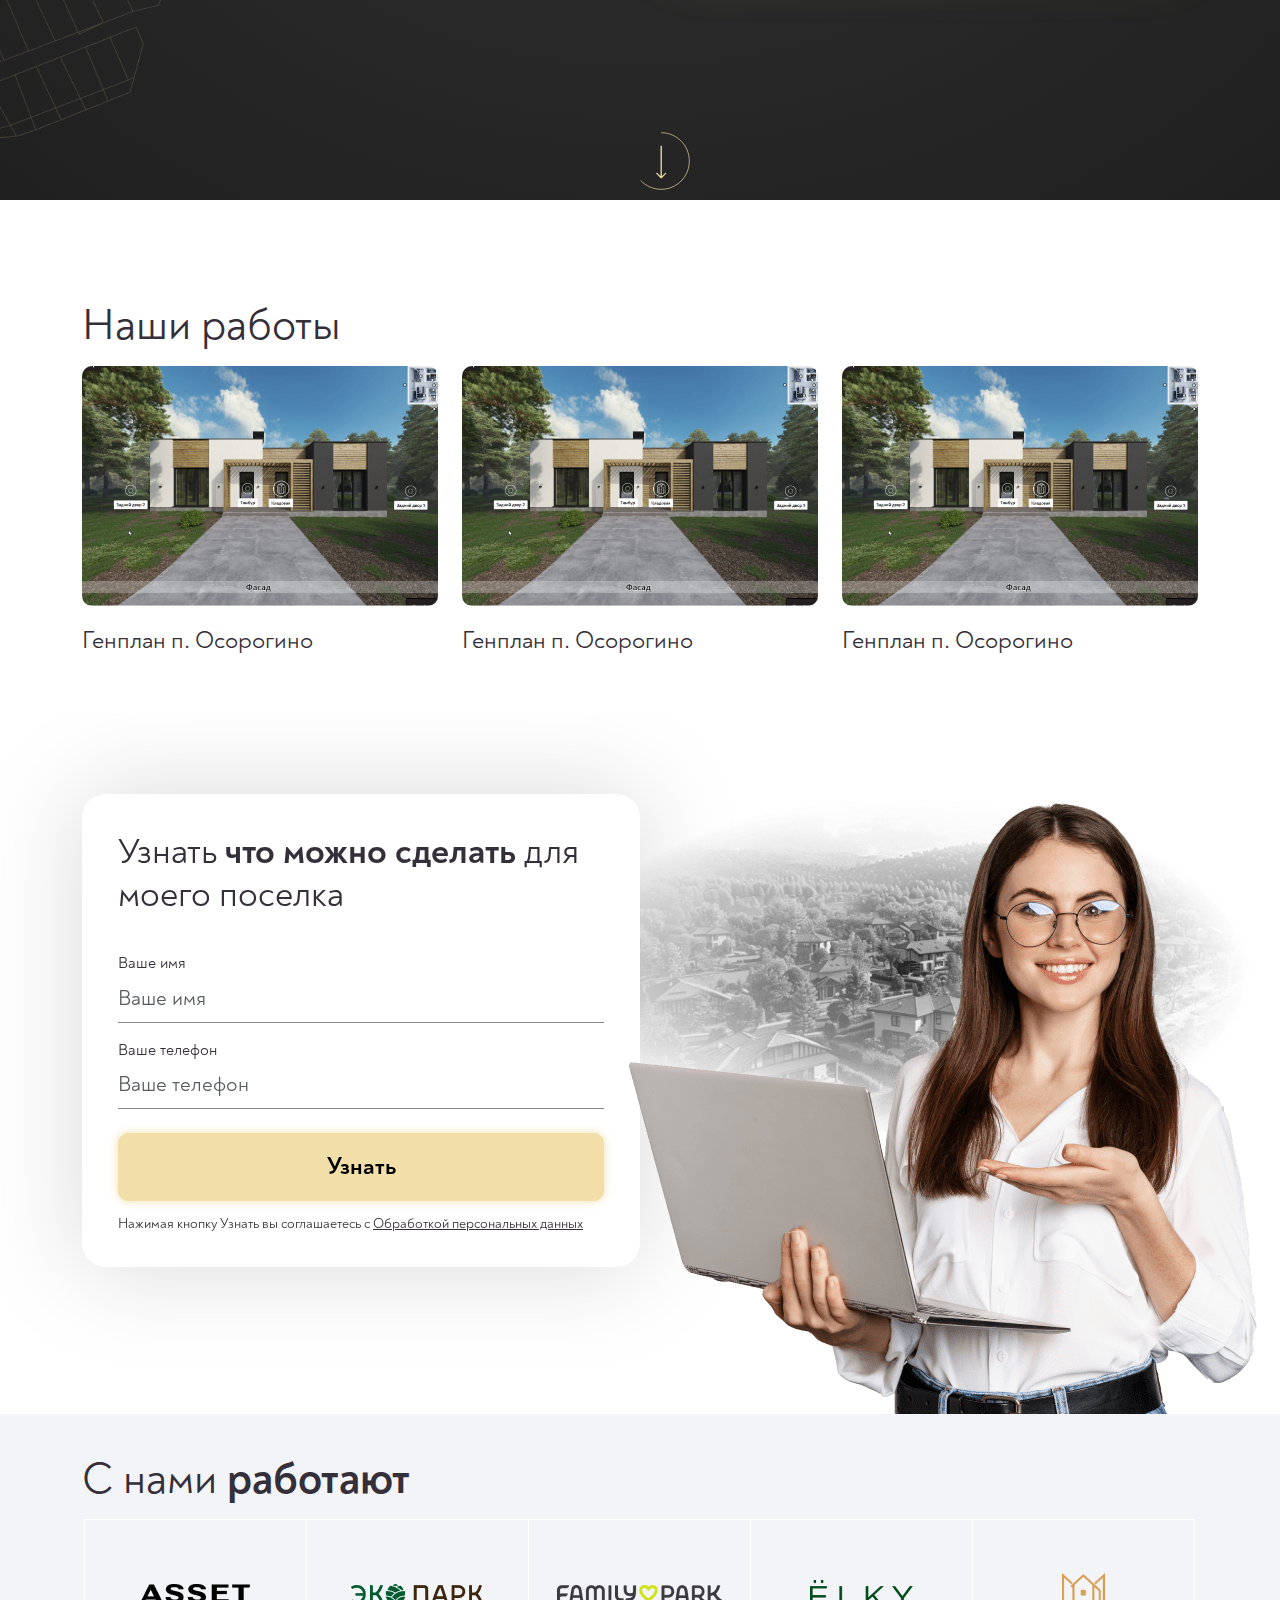
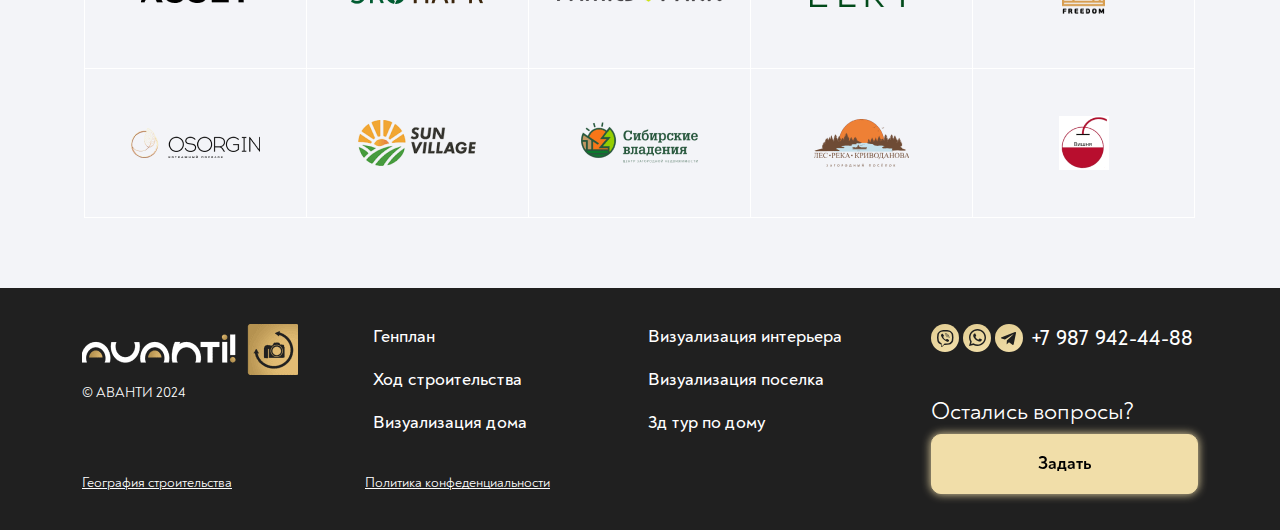
<file: inner.html>
<!DOCTYPE html>
<html lang="ru">
<head>
    <meta charset="UTF-8">
    <meta name="viewport" content="width=device-width, initial-scale=1.0">
    <link rel="stylesheet" href="css/bootstrap.min.css">
    <link rel="stylesheet" href="css/style.min.css">
    <link rel="stylesheet" href="fonts/fonts.css">
    <title>Avanti</title>
</head>
<body>
    <main>
        <header>
            <div class="container d-flex justify-content-between align-items-center">
                <a href="index.html">
                    <img src="imgs/logo.png" alt="Avanti" class="logo">
                </a>
                <div class="offcanvas-xl offcanvas-end" tabindex="-1" id="offcanvasMenu">
                    <div class="offcanvas-body position-relative">
                        <button type="button" class="btn-close d-xl-none" data-bs-dismiss="offcanvas" data-bs-target="#offcanvasMenu" aria-label="Close">
                            <svg stroke="currentColor" fill="none" stroke-width="0" viewBox="0 0 24 24" height="1em" width="1em" xmlns="http://www.w3.org/2000/svg"><path d="M6.2253 4.81108C5.83477 4.42056 5.20161 4.42056 4.81108 4.81108C4.42056 5.20161 4.42056 5.83477 4.81108 6.2253L10.5858 12L4.81114 17.7747C4.42062 18.1652 4.42062 18.7984 4.81114 19.1889C5.20167 19.5794 5.83483 19.5794 6.22535 19.1889L12 13.4142L17.7747 19.1889C18.1652 19.5794 18.7984 19.5794 19.1889 19.1889C19.5794 18.7984 19.5794 18.1652 19.1889 17.7747L13.4142 12L19.189 6.2253C19.5795 5.83477 19.5795 5.20161 19.189 4.81108C18.7985 4.42056 18.1653 4.42056 17.7748 4.81108L12 10.5858L6.2253 4.81108Z" fill="currentColor"></path></svg>
                        </button>
                        <nav>
                            <ul >
                                <li>
                                    <a href="#plan" class="menu-link">Генплан</a>
                                </li>
                                <li>
                                    <a href="#construction" class="menu-link">Ход строительства</a>
                                </li>
                                <li>
                                    <a href="#visualization" class="menu-link">Визуализация поселка</a>
                                </li>
                                <li>
                                    <a href="#tour" class="menu-link">3D туры по дому</a>
                                </li>
                                <li>
                                    <a href="#village-site" class="menu-link">Сайт поселка</a>
                                </li>
                                <li>
                                    <a href="#house" class="menu-link">Рендеры домов</a>
                                </li>
                            </ul>
                        </nav>
                    </div>
                </div>
                
                <div class="d-none d-sm-block d-xxl-flex align-items-center">
                    <ul class="social justify-content-center">
                        <li><a href=""><img src="imgs/icons/viber.svg" alt="viber"></a></li>
                        <li><a href=""><img src="imgs/icons/wapp.svg" alt="wapp"></a></li>
                        <li><a href=""><img src="imgs/icons/tg.svg" alt="tg"></a></li>
                    </ul>
                    <a href="tel:+79879424488" class="d-block fs-md fw-5 ms-xxl-2 mt-2 mt-xxl-0">+7 987 942-44-88</a>
                </div>

                <button type="button" id="openMenu" class="btn-mobileMenu d-xl-none">
                    <svg stroke="currentColor" fill="currentColor" stroke-width="0" viewBox="0 0 1024 1024" height="32px" width="32px" xmlns="http://www.w3.org/2000/svg"><path d="M27 193.6c-8.2-8.2-12.2-18.6-12.2-31.2s4-23 12.2-31.2S45.6 119 58.2 119h912.4c12.6 0 23 4 31.2 12.2s12.2 18.6 12.2 31.2-4 23-12.2 31.2-18.6 12.2-31.2 12.2H58.2c-12.6 0-23-4-31.2-12.2zm974.8 285.2c8.2 8.2 12.2 18.6 12.2 31.2s-4 23-12.2 31.2-18.6 12.2-31.2 12.2H58.2c-12.6 0-23-4-31.2-12.2S14.8 522.6 14.8 510s4-23 12.2-31.2 18.6-12.2 31.2-12.2h912.4c12.6 0 23 4 31.2 12.2zm0 347.4c8.2 8.2 12.2 18.6 12.2 31.2s-4 23-12.2 31.2-18.6 12.2-31.2 12.2H58.2c-12.6 0-23-4-31.2-12.2S14.8 870 14.8 857.4s4-23 12.2-31.2S45.6 814 58.2 814h912.4c12.6 0 23 4.2 31.2 12.2z"></path></svg>
                </button>
            </div>
        </header>

        <section class="sec9">
            <div class="container">
                <nav aria-label="breadcrumb">
                    <ol class="breadcrumb">
                        <li class="breadcrumb-item"><a href="index.html">Главная</a></li>
                        <li class="breadcrumb-item active" aria-current="page">Генплан</li>
                    </ol>
                </nav>
                <h1 class="inner">Генплан</h1>
            </div>
            <div class="container position-relative xxl-full">
                <div class="row justify-content-between align-items-center gx-4">
                    <div class="col-lg-6 col-xl-5 order-lg-2">
                        <img src="imgs/icons/map-mini.png" alt="map" class="img-fluid">
                        <h2 id="plan"><span>Генплан</span></h2>
                        <p>это документ, определяющий общую концепцию развития и планировку территории для строительства загородных поселений. Он включает расположение зон отдыха, дорог, зелёных насаждений, инфраструктуры и жилых зон. Генплан разрабатывается с учётом требований законодательства и утверждается государственными органами.</p>
                        <a href="" class="more">
                            <span>Подробнее</span>
                            <img src="imgs/icons/arrow.svg" alt="arrow">
                        </a>
                    </div>
                    <div class="col-lg-6 order-lg-1 mt-4 mt-lg-0">
                        <div class="box">
                            <img src="imgs/img7.jpg" alt="map" class="box__bg">
                            <div class="box__inner">
                                <p>Это документ, определяющий общую концепцию развития и планировку территории для строительства загородных поселений.</p>
                                <div class="d-sm-flex mt-3">
                                    <button type="button" class="btn-border fs-md me-sm-4 me-lg-5 mb-2 mb-sm-0">
                                        <img src="imgs/icons/play-button.svg" alt="play-button">
                                        <span>Видео о генплане</span>
                                    </button>
                                    <button type="button" class="btn-border fs-md">
                                        <img src="imgs/icons/gallery.svg" alt="play-button">
                                        <span>Примеры</span>
                                    </button>
                                </div>
                                <a href="" class="more mt-3 mt-sm-4 mt-md-5">
                                    <span>Подробнее</span>
                                    <img src="imgs/icons/arrow.svg" alt="arrow">
                                </a>
                            </div>
                            <div class="box__control-full">
                                <ul class="indicator">
                                    <li>
                                        <div class="indicator-sale"></div>
                                        <span>В продаже</span>
                                    </li>
                                    <li>
                                        <div class="indicator-booked"></div>
                                        <span>Забронирован</span>
                                    </li>
                                    <li>
                                        <div class="indicator-sold"></div>
                                        <span>Продан</span>
                                    </li>
                                </ul>
                            </div>
                        </div>
                    </div>
                </div>
                
                <button type="button" class="btn-fill py-2 px-3 position-absolute bottom-0 end-0">
                    <img src="imgs/icons/video.svg" alt="video">
                    <span class="text-start lh-1">Видео демонстрация <br/>работы генплана</span>
                </button>
            </div>
            <img src="imgs/icons/down.svg" alt="down" class="d-block icon-down mx-auto">
        </section>

        <section class="sec10">
            <div class="container xxl-full">
                <div class="row justify-content-between align-items-center gx-4">
                    <div class="col-lg-6 col-xl-5">
                        <img src="imgs/icons/map-mini.png" alt="map" class="img-fluid">
                        <h2 id="plan"><span>Генплан</span></h2>
                        <p>это документ, определяющий общую концепцию развития и планировку территории для строительства загородных поселений. Он включает расположение зон отдыха, дорог, зелёных насаждений, инфраструктуры и жилых зон. Генплан разрабатывается с учётом требований законодательства и утверждается государственными органами.</p>
                        <a href="" class="more">
                            <span>Подробнее</span>
                            <img src="imgs/icons/arrow.svg" alt="arrow">
                        </a>
                    </div>
                    <div class="col-lg-6 mt-4 mt-lg-0">
                        <div class="box">
                            <img src="imgs/img7.jpg" alt="map" class="box__bg">
                            <div class="box__inner">
                                <p>Это документ, определяющий общую концепцию развития и планировку территории для строительства загородных поселений.</p>
                                <div class="d-sm-flex mt-3">
                                    <button type="button" class="btn-border fs-md me-sm-4 me-lg-5 mb-2 mb-sm-0">
                                        <img src="imgs/icons/play-button.svg" alt="play-button">
                                        <span>Видео о генплане</span>
                                    </button>
                                    <button type="button" class="btn-border fs-md">
                                        <img src="imgs/icons/gallery.svg" alt="play-button">
                                        <span>Примеры</span>
                                    </button>
                                </div>
                                <a href="" class="more mt-3 mt-sm-4 mt-md-5">
                                    <span>Подробнее</span>
                                    <img src="imgs/icons/arrow.svg" alt="arrow">
                                </a>
                            </div>
                            <div class="box__control-full">
                                <ul class="indicator">
                                    <li>
                                        <div class="indicator-sale"></div>
                                        <span>В продаже</span>
                                    </li>
                                    <li>
                                        <div class="indicator-booked"></div>
                                        <span>Забронирован</span>
                                    </li>
                                    <li>
                                        <div class="indicator-sold"></div>
                                        <span>Продан</span>
                                    </li>
                                </ul>
                            </div>
                        </div>
                    </div>
                </div>
            </div>
            <img src="imgs/icons/down.svg" alt="down" class="d-block icon-down mx-auto">
        </section>

        <section class="sec11">
            <div class="container">
                <h2>Наши работы</h2>
                <div class="row row-cols-sm-2 row-cols-lg-3 g-4 justify-content-center">
                    <div>
                        <img src="imgs/img4.jpg" alt="Генплан п. Осорогино" class="project-img">
                        <h4>Генплан п. Осорогино</h4>
                    </div>
                    <div>
                        <img src="imgs/img4.jpg" alt="Генплан п. Осорогино" class="project-img">
                        <h4>Генплан п. Осорогино</h4>
                    </div>
                    <div>
                        <img src="imgs/img4.jpg" alt="Генплан п. Осорогино" class="project-img">
                        <h4>Генплан п. Осорогино</h4>
                    </div>
                </div>
            </div>
        </section>

        <section class="callback">
            <div class="container position-relative">
                <div class="row gx-0">   
                    <div class="col-lg-6 col-xxl-5">
                        <form class="callback-form" action="">
                            <h3>Узнать <strong>что можно сделать</strong> для моего поселка </h3>
                            <div class="mb-3">
                                <label for="userName" class="form-label mb-0">Ваше имя</label>
                                <input type="text" class="form-control fs-md" id="userName" placeholder="Ваше имя">
                            </div>
                            <div class="mb-4">
                                <label for="userPhone" class="form-label mb-0">Ваше телефон</label>
                                <input type="tel" class="form-control fs-md" id="userPhone" placeholder="Ваше телефон">
                            </div>
                            <button type="button" class="btn-fill w-100 fs-lg mb-3">Узнать</button>
                            <p class="fs-xs lh-1">Нажимая кнопку Узнать вы соглашаетесь с <a href="" class="text-decoration-underline lh-1">Обработкой персональных данных</a></p>
                        </form>
                    </div>
                    <div class="d-none d-lg-block col-6 col-xxl-7 position-relative">
                        <img class="callback__bg-1" src="imgs/bg/callback-bg.png" alt="callback-bg">
                        <img class="callback__bg-2" src="imgs/woman.png" alt="woman">
                    </div>
                </div>
            </div>
        </section>

        <section class="sec8">
            <div class="container position-relative">
                <h2 class="simple">С нами <strong>работают</strong></h2>
                <div class="brands">
                    <img src="imgs/brands/asset.png" alt="asset">
                    <img src="imgs/brands/экопарк.png" alt="экопарк">
                    <img src="imgs/brands/familypark.png" alt="familypark">
                    <img src="imgs/brands/elki.png" alt="elki">
                    <img src="imgs/brands/freedom.png" alt="freedom">
                    <img src="imgs/brands/osorgin.png" alt="osorgin">
                    <img src="imgs/brands/sunvillage.png" alt="sunvillage">
                    <img src="imgs/brands/сибирские владения.png" alt="сибирские владения">
                    <img src="imgs/brands/криводанова.png" alt="криводанова">
                    <img src="imgs/brands/вишня.png" alt="вишня">
                </div>
            </div>
        </section>
    </main>

    <footer>
        <div class="container">
            <div class="footerGrid">
                <div class="footerGrid__logo">
                    <img src="imgs/logo.png" alt="АВАНТИ" class="img-fluid">
                    <p class="fs-xs mt-2">© АВАНТИ 2024</p>
                </div>
                <div class="footerGrid__menu">
                    <div class="row row-cols-lg-2 row-cols-xxl-3 g-3">
                        <div>
                            <ul>
                                <li><a href="#plan">Генплан</a></li>
                                <li><a href="#construction">Ход строительства</a></li>
                                <li><a href="#house">Визуализация дома</a></li>
                            </ul>
                        </div>
                        <div>
                            <ul>
                                <li><a href="#village-site">Визуализация интерьера</a></li>
                                <li><a href="#visualization">Визуализация поселка</a></li>
                                <li><a href="#tour">3д тур по дому</a></li>
                            </ul>
                        </div>
                    </div>
                </div>
                <div class="footerGrid__contacts">
                    <div class="d-xl-flex align-items-center">
                        <ul class="social">
                            <li><a href=""><img src="imgs/icons/viber.svg" alt="viber"></a></li>
                            <li><a href=""><img src="imgs/icons/wapp.svg" alt="wapp"></a></li>
                            <li><a href=""><img src="imgs/icons/tg.svg" alt="tg"></a></li>
                        </ul>
                        <a href="tel:+79879424488" class="d-block fs-md fw-5 ms-xl-2 mt-2 mt-xl-0">+7 987 942-44-88</a>
                    </div>
                    <div class="mt-4">
                        <h4>Остались вопросы?</h4>
                        <button type="button" data-bs-toggle="modal" data-bs-target="#formModal" class="btn-fill fs-sm fw-7 w-100">Задать</button>
                    </div>
                </div>
                <div class="footerGrid__links">
                    <div class="row row-cols-sm-2 row-cols-lg-3">
                        <div><a href="#geography" class="fs-xs text-decoration-underline">География строительства</a></div>
                        <div><a href="" class="fs-xs text-decoration-underline">Политика конфеденциальности</a></div>
                    </div>
                </div>
            </div>
        </div>
    </footer>

    <div class="modal fade" id="formModal" data-bs-scroll="false" tabindex="-1" aria-hidden="true">
        <div class="modal-dialog">
          <div class="modal-content">
            <div class="modal-body">
                <button type="button" class="btn-close" data-bs-dismiss="modal" aria-label="Close"></button>
                <form class="callback-form position-relative z-1" action="">
                    <h3>Узнать <strong>что можно сделать</strong> для моего поселка </h3>
                    <div class="mb-3">
                        <label for="userName" class="form-label mb-0">Ваше имя</label>
                        <input type="text" class="form-control fs-md" id="userName" placeholder="Ваше имя">
                    </div>
                    <div class="mb-4">
                        <label for="userPhone" class="form-label mb-0">Ваше телефон</label>
                        <input type="tel" class="form-control fs-md" id="userPhone" placeholder="Ваше телефон">
                    </div>
                    <button type="button" class="btn-fill w-100 fs-lg mb-3">Узнать</button>
                    <p class="fs-xs lh-1">Нажимая кнопку Узнать вы соглашаетесь с <a href="" class="text-decoration-underline lh-1">Обработкой персональных данных</a></p>
                </form>
            </div>
          </div>
        </div>
    </div>

    <script src="js/bootstrap.bundle.min.js"></script>
    <script src="js/main.js"></script>
</body>
</html>
</file>
<file: fonts/fonts.css>
@font-face {
    font-family: "Noah";
    font-style: normal;
    font-weight: 300;
    src: local("Noah Light"),
    local("Noah-Light"),
    url("Noah-Light.ttf") format("truetype");
}
@font-face {
    font-family: "Noah";
    font-style: normal;
    font-weight: 400;
    src: url("Noah-Regular.eot");
    src: local("Noah Regular"),
    local("Noah-Regular"),
    url("Noah-Regular.eot?#iefix") format("ie9-skip-eot"),
    url("Noah-Regular.woff2") format("woff2"),
    url("Noah-Regular.woff") format("woff"),
    url("Noah-Regular.ttf") format("truetype");
}
@font-face {
    font-family: "Noah";
    font-style: normal;
    font-weight: 500;
    src: local("Noah Medium"),
    local("Noah-Medium"),
    url("Noah-Medium.ttf") format("truetype");
}
@font-face {
    font-family: "Noah";
    font-style: normal;
    font-weight: 700;
    src: url("Noah-Bold.eot");
    src: local("Noah Bold"),
    local("Noah-Bold"),
    url("Noah-Bold.eot?#iefix") format("ie9-skip-eot"),
    url("Noah-Bold.woff2") format("woff2"),
    url("Noah-Bold.woff") format("woff"),
    url("Noah-Bold.ttf") format("truetype");
}
@font-face {
    font-family: "Noah";
    font-style: normal;
    font-weight: 800;
    src: local("Noah ExtraBold"),
    local("Noah-ExtraBold"),
    url("Noah-ExtraBold.ttf") format("truetype");
}
@font-face {
    font-family: "Noah";
    font-style: normal;
    font-weight: 900;
    src: local("Noah Heavy"),
    local("Noah-Heavy"),
    url("Noah-Heavy.ttf") format("truetype");
}
</file>
<file: css/style.min.css>
:root{--fs-xs: 14px;--fs-sm: 18px;--fs-md: 21px;--fs-lg: 24px;--fs-xl: 36px;--fs-xxl: 44px;--radius: 10px;--accent: #F1DEA9;--accent-darker: #E3CE93;--transition: 250ms ease-in;--gradient: linear-gradient(to bottom, var(--accent-darker), var(--accent));--bg-color: #202020;--font-color: #342F38;scroll-behavior:auto}@media(max-width: 1199.98px){:root{--fs-sm: 16px;--fs-md: 18px;--fs-lg: 20px;--fs-xl: 30px;--fs-xxl: 36px}}html{scroll-behavior:auto}h1,h2,h3,h4,h5,h6,p,label,span,a,button,form,fieldset,legend,select,input,textarea,button,div,blockquote,cite,figure,figcaption,table,ul,ol,dl,li,address{line-height:140%;margin-bottom:0px}a{color:inherit;text-decoration:none;outline:none;transition:color 300ms ease-in}a:hover,a:focus,a:active{color:inherit;text-decoration:none;outline:none}h1{font-family:"Noah";font-size:64px;font-weight:400;text-align:center;color:#fff;margin-bottom:.6em}h1 p{font-size:1.25em}h1 strong{display:block;font-size:1.25em;font-weight:800;text-transform:uppercase;background-color:rgba(34,34,34,.52);border-radius:var(--radius);padding:0px var(--fs-lg)}@media(max-width: 575.98px){h1 strong{padding:0px 3px}}@media(max-width: 1399.98px){h1{font-size:50px}}@media(max-width: 1199.98px){h1{font-size:45px}}@media(max-width: 767.98px){h1{font-size:35px}}@media(max-width: 575.98px){h1{font-size:25px}}h1.inner{font-size:80px;font-weight:800;text-transform:uppercase;text-align:left;margin-bottom:.25em}@media(max-width: 1399.98px){h1.inner{font-size:55px}}@media(max-width: 1199.98px){h1.inner{font-size:45px}}@media(max-width: 767.98px){h1.inner{font-size:35px}}@media(max-width: 575.98px){h1.inner{font-size:25px}}h2{font-size:var(--fs-xxl);text-align:left;font-weight:400;line-height:120%;width:-moz-fit-content;width:fit-content;margin-bottom:.3em}h2:not(.simple) span{position:relative;line-height:120%}h2:not(.simple) span::after{content:"";position:absolute;bottom:-0.1em;right:-0.35em;height:1.2em;width:1em;background:url(../imgs/icons/h2-after.svg) no-repeat;background-size:contain}h3{font-size:var(--fs-xl);text-align:left;font-weight:400;line-height:120%;margin-bottom:1em}h4{font-size:var(--fs-lg);text-align:left;font-weight:400;line-height:120%;margin-bottom:.33em}.fs-xs{font-size:var(--fs-xs)}.fs-sm{font-size:var(--fs-sm)}.fs-md{font-size:var(--fs-md)}.fs-lg{font-size:var(--fs-lg)}.fw-5{font-weight:500}.fw-7{font-weight:700}.lh-1{line-height:100%}button{background:none;border:none;padding:unset;display:block;font-family:inherit;color:inherit;outline:none !important}.btn,.btn-fill,.btn-border{display:flex;flex-direction:row;justify-content:center;align-items:center;flex-wrap:nowrap;text-align:center;transition:var(--transition);width:-moz-fit-content;width:fit-content;border-radius:0px;font-weight:400;padding:var(--radius);gap:var(--radius)}.btn-border{border:1px solid var(--accent);color:var(--accent);background-color:rgba(0,0,0,0);transition-property:color,border-color}.btn-border:hover,.btn-border:focus,.btn-border:active{border:1px solid var(--accent-darker);color:var(--accent-darker)}.btn-fill{border:1px solid var(--accent);border-radius:var(--radius);color:#000;font-weight:700;padding:1rem var(--fs-xl);background-color:var(--accent);transition-property:background-color,filter;filter:drop-shadow(0px 0px 5px var(--accent))}.btn-fill:hover,.btn-fill:focus,.btn-fill:active{background-color:var(--accent);color:#000;filter:drop-shadow(0px 0px 15px var(--accent))}.btn-mobileMenu{cursor:pointer;color:#fff;transition:color var(--transition)}.btn-mobileMenu:hover,.btn-mobileMenu:focus,.btn-mobileMenu:active{color:var(--accent)}.form-control,.form-select{--bs-body-bg: transparent;--bs-border-color: #898989;--bs-border-radius: 0px;padding:var(--radius) 0em;line-height:100%;border-width:0px 0px 1px 0px}.breadcrumb{--bs-breadcrumb-item-active-color: #fff}.breadcrumb a{color:var(--accent);text-decoration:underline}.breadcrumb .breadcrumb-item+.breadcrumb-item::before{content:"";width:1em;height:1em;background:url(../imgs/bg/divider.svg) no-repeat center;background-size:contain;margin-right:.5em;float:unset;margin-left:.25em}.more{display:flex;flex-direction:row;justify-content:flex-start;align-items:center;flex-wrap:nowrap;font-size:var(--fs-md);gap:var(--fs-xs);margin-top:var(--fs-xs);color:var(--accent);transition:color var(--transition)}.more:hover,.morefocus,.more:active{color:var(--accent-darker)}.carousel-control-next,.carousel-control-prev{top:50%;bottom:unset;width:60px;height:70px;opacity:1;transform:translateY(-50%);z-index:8}.carousel-control-next img,.carousel-control-prev img{width:100%;height:100%;-o-object-fit:contain;object-fit:contain}@media(max-width: 575.98px){.carousel-control-next,.carousel-control-prev{width:30px;height:35px}}.carousel-control-prev{transform:translateX(-50%)}@media(max-width: 991.98px){.carousel-control-prev{transform:translateX(-15%)}}.carousel-control-next{transform:translateX(50%)}@media(max-width: 991.98px){.carousel-control-next{transform:translateX(15%)}}.box{--height: 360px;width:100%;height:var(--height);filter:drop-shadow(0px 0px 25px rgba(241, 222, 169, 0.25));position:relative}@media(max-width: 1199.98px){.box{--height: 320px }}@media(max-width: 575.98px){.box{margin-bottom:50px}}.box__bg{width:100%;height:var(--height);-o-object-fit:cover;object-fit:cover;position:relative;z-index:1;border-radius:var(--fs-xs);-webkit-backface-visibility:hidden;-webkit-transform:translate3d(0, 0, 0);isolation:isolate;transform:translateZ(0)}.box__bg.carousel .carousel-inner img{width:100%;height:var(--height);-o-object-fit:cover;object-fit:cover;border-radius:var(--fs-xs);-webkit-backface-visibility:hidden;-webkit-transform:translate3d(0, 0, 0);isolation:isolate;transform:translateZ(0)}.box__bg.carousel .carousel-indicators{position:absolute;z-index:10;top:100%;bottom:unset;transform:translateY(-50%);left:var(--fs-lg);right:var(--fs-lg);display:flex;flex-direction:row;justify-content:center;align-items:flex-start;flex-wrap:nowrap;gap:var(--fs-sm);margin:0px !important}@media(max-width: 575.98px){.box__bg.carousel .carousel-indicators{left:0px;right:0px;gap:var(--radius);flex-wrap:wrap}}.box__bg.carousel .carousel-indicators [data-bs-target]{width:unset;height:unset;text-indent:unset;font-size:var(--fs-md);color:#000;background-color:var(--accent);border:none !important;border-radius:var(--radius) !important;filter:drop-shadow(0px 0px 15px var(--accent));padding:var(--radius) var(--fs-lg);line-height:100%;margin:0px !important;opacity:1}.box__bg.carousel .carousel-indicators [data-bs-target] strong,.box__bg.carousel .carousel-indicators [data-bs-target] div{opacity:.4}.box__bg.carousel .carousel-indicators [data-bs-target].active strong,.box__bg.carousel .carousel-indicators [data-bs-target].active div{opacity:1}.box__img,.box__img-right,.box__img-left{position:absolute;z-index:7;top:var(--radius);max-width:130px}@media(max-width: 991.98px){.box__img,.box__img-right,.box__img-left{display:none}}.box__img-left{left:-80px}.box__img-right{right:-80px}.box__inner{position:absolute;top:0px;left:0px;width:100%;height:100%;overflow:hidden;z-index:7;border-radius:var(--fs-xs);-webkit-backface-visibility:hidden;-webkit-transform:translate3d(0, 0, 0);isolation:isolate;transform:translateZ(0);background-color:rgba(0,0,0,.69);padding:var(--fs-xxl) 50px;opacity:0;transition:opacity var(--transition)}@media(max-width: 991.98px){.box__inner{padding:var(--fs-xl)}}@media(max-width: 575.98px){.box__inner{--fs-md: 14px;padding:var(--fs-lg)}}.box__inner2{position:absolute;top:0px;left:0px;width:100%;height:80%;overflow:hidden;z-index:5;border-radius:var(--fs-xs);-webkit-backface-visibility:hidden;-webkit-transform:translate3d(0, 0, 0);isolation:isolate;transform:translateZ(0);padding:var(--fs-xs)}.box__control,.box__control-full{position:absolute;z-index:10;top:100%;transform:translateY(-50%);left:var(--fs-lg);right:var(--fs-lg)}@media(max-width: 575.98px){.box__control,.box__control-full{left:0px;right:0px}}.box__control-full{background-color:var(--accent);padding:var(--fs-xs) var(--fs-xxl);border-radius:var(--radius);filter:drop-shadow(0px 0px 15px var(--accent))}@media(max-width: 575.98px){.box__control-full{padding:var(--fs-xs) var(--fs-xs)}}.box__control-full .indicator{list-style:none;padding-left:0px;display:flex;flex-direction:row;justify-content:space-evenly;align-items:center;flex-wrap:nowrap;width:100%;color:#000}@media(max-width: 575.98px){.box__control-full .indicator{gap:3px;font-size:11px}}.box__control-full .indicator li{display:flex;flex-direction:row;justify-content:center;align-items:center;flex-wrap:nowrap;gap:9px}.box__control-full .indicator li span{flex:1}@media(max-width: 575.98px){.box__control-full .indicator li{gap:3px}}.box__control-full .indicator-sale{width:var(--fs-lg);height:var(--fs-lg);border-radius:50%;background-color:#74ce9a}.box__control-full .indicator-booked{width:var(--fs-lg);height:var(--fs-lg);border-radius:50%;border:1px solid #fff;background-color:#dccd96}.box__control-full .indicator-sold{width:var(--fs-lg);height:var(--fs-lg);border-radius:50%;background-color:#e69579}.box:hover .box__inner,.box:focus .box__inner{opacity:1}@media(min-width: 1400px){.xxl-full{width:100%;max-width:100%;padding:0vw 5vw}}body{font-family:"Noah";font-size:16px;font-weight:400;color:var(--font-color)}header{color:#fff;position:absolute;top:0px;left:0px;width:100%;z-index:100;padding:var(--fs-sm)}header .logo{max-width:220px}@media(max-width: 575.98px){header .logo{max-width:180px}}header nav ul{list-style:none;padding-left:0px;display:flex;flex-direction:row;justify-content:center;align-items:center;flex-wrap:nowrap;gap:var(--fs-sm)}@media(max-width: 1199.98px){header nav ul{flex-direction:column;font-size:var(--fs-lg);padding:var(--fs-xl) var(--fs-sm)}}header nav ul li a{display:block;font-size:var(--fs-xs);color:#fff;transition:color var(--transition)}header nav ul li a:hover,header nav ul li a:focus,header nav ul li a:active{color:var(--accent)}.social{list-style:none;padding-left:0px;display:flex;flex-direction:row;justify-content:flex-start;align-items:center;flex-wrap:nowrap;gap:4px}.sec1{position:relative;z-index:1;background:url(../imgs/bg/sec1.jpg) no-repeat;background-size:cover;padding:150px 0px 200px}@media(max-width: 575.98px){.sec1{padding:100px 0px 100px}}.sec1__menu{list-style:none;padding-left:0px;display:flex;flex-direction:row;justify-content:center;align-items:center;flex-wrap:wrap;gap:var(--fs-lg)}.sec1__menu li a{display:flex;flex-direction:row;justify-content:center;align-items:center;flex-wrap:nowrap;font-size:var(--fs-lg);padding:var(--fs-xs) var(--fs-xl);color:#fff;gap:5px;position:relative;transform:scale(100%);transition:transform var(--transition)}.sec1__menu li a strong{font-weight:800}.sec1__menu li a::after{content:"";position:absolute;z-index:-1;top:0px;left:0px;width:100%;height:100%;background:url(../imgs/bg/btnBG.svg) no-repeat;background-size:100% 100%;-webkit-backdrop-filter:blur(11px);backdrop-filter:blur(11px)}.sec1__menu li a:hover{transform:scale(105%)}.sec2{padding:200px 0px 100px;background-image:url(../imgs/bg/sec2-left.png),url(../imgs/bg/sec2-right.png),radial-gradient(ellipse closest-side at 50% 50%, #2F2F2F, transparent),url(../imgs/bg/sec2.png);background-position:0% 85%,100% 30%,50% 60%,0% 0%;background-size:15% auto,15% auto,100% 80%,cover;background-repeat:no-repeat;color:#fff;margin-top:-150px;position:relative;z-index:2}.sec2 p{font-size:var(--fs-md)}.sec3{padding:100px 0px;background-image:url(../imgs/bg/about.jpg);background-position:100% 50%;background-repeat:no-repeat;background-size:cover;background-position:100% 50%}@media(max-width: 1199.98px){.sec3{background-position:85% 50%}}@media(max-width: 991.98px){.sec3{padding:50px 0px;background:none}}.sec3 p{font-size:var(--fs-md);margin-bottom:var(--fs-md)}.sec3 .links{position:absolute;left:50%;top:0%;height:100%;width:50%}@media(max-width: 991.98px){.sec3 .links{position:relative;left:unset;top:unset;width:100%;height:-moz-fit-content;height:fit-content;background-image:url(../imgs/bg/about.jpg);background-position:100% 50%;background-repeat:no-repeat;background-size:cover;background-position:100% 50%;display:flex;flex-direction:column;justify-content:flex-start;align-items:flex-end;flex-wrap:nowrap;padding:1em;gap:1em}}.sec3 .links-1{position:absolute;top:10%;left:25%}@media(max-width: 991.98px){.sec3 .links-1{position:relative;top:unset;left:unset;right:unset}}.sec3 .links-2{position:absolute;top:27%;left:10%}@media(max-width: 991.98px){.sec3 .links-2{position:relative;top:unset;left:unset;right:unset}}.sec3 .links-3{position:absolute;top:31%;right:7%}@media(max-width: 991.98px){.sec3 .links-3{position:relative;top:unset;left:unset;right:unset}}.sec3 .links-4{position:absolute;top:48%;left:12%}@media(max-width: 991.98px){.sec3 .links-4{position:relative;top:unset;left:unset;right:unset}}.sec3 .links-5{position:absolute;top:73%;left:5%}@media(max-width: 991.98px){.sec3 .links-5{position:relative;top:unset;left:unset;right:unset}}.sec3 .links-6{position:absolute;top:64%;right:12%}@media(max-width: 991.98px){.sec3 .links-6{position:relative;top:unset;left:unset;right:unset}}.sec4{padding:100px 0px 0px;background-color:var(--bg-color);background-image:url(../imgs/bg/sec4-left.png),url(../imgs/bg/sec4-right.png);background-position:0% 100%,100% 10%;background-size:auto;background-repeat:no-repeat;color:#fff}@media(max-width: 575.98px){.sec4{padding:50px 0px 0px}}.sec4 p{font-size:var(--fs-md)}.sec5{background-color:var(--bg-color);background-image:url(../imgs/bg/sec5-bg.png);background-repeat:no-repeat;background-position:center;background-size:cover;padding:150px 0px;color:#fff}@media(max-width: 575.98px){.sec5{padding:50px 0px}}.sec5 p{font-size:var(--fs-md);color:#a7a5a9}.sec5 ul{list-style:none;padding-left:0px}.sec5 ul li{background:url(../imgs/bg/ul-liBG.svg) no-repeat;background-size:100% 100%;padding:var(--fs-sm) var(--fs-lg);margin-bottom:var(--fs-lg);display:flex;flex-direction:row;justify-content:flex-start;align-items:center;flex-wrap:nowrap}.sec5 ul li .num{position:relative;font-size:120px;line-height:80%;letter-spacing:-12px;margin-right:var(--fs-lg)}.sec5 ul li .num.percent::after{content:"%";position:absolute;top:50%;right:25%;font-size:var(--fs-lg);font-weight:500;line-height:110%;transform:translateY(-50%)}.sec5 ul li .text{font-size:var(--fs-lg);font-weight:500;line-height:110%}.sec5-main{width:100%;position:absolute;left:0px;top:0px}@media(max-width: 991.98px){.sec5-main{position:relative}}.sec6{padding:100px 0px;background-color:var(--bg-color);background-image:url(../imgs/bg/sec6-left.png),url(../imgs/bg/sec6-right.png);background-position:1% 100%,100% 5%;background-size:auto;background-repeat:no-repeat;color:#fff}@media(max-width: 575.98px){.sec6{padding:50px 0px}}.sec6 p{font-size:var(--fs-md)}.sec7{padding:125px 0px 200px;background:url(../imgs/bg/sec7-bg.jpg) no-repeat center;background-size:cover}@media(max-width: 1399.98px){.sec7{padding:125px 0px 125px}}@media(max-width: 991.98px){.sec7{padding:50px 0px}}.sec7 .cont{background-color:#fff;border-radius:var(--fs-lg);padding:var(--fs-xl);filter:drop-shadow(0px 0px 50px rgba(0, 0, 0, 0.15))}.sec7 .smartphone{position:absolute;top:0px;right:0px;z-index:10;transform:translateY(-15%);width:40%}.callback{padding:80px 0px 0px;overflow:hidden}@media(max-width: 991.98px){.callback{padding:50px 0px}}.callback__bg-1{width:110%;height:620px;-o-object-fit:contain;object-fit:contain;-o-object-position:center top;object-position:center top}.callback__bg-2{position:absolute;bottom:0px;left:-2%;z-index:5}.callback-form{background-color:#fff;border-radius:var(--fs-lg);padding:var(--fs-xl);filter:drop-shadow(0px 0px 50px rgba(0, 0, 0, 0.15))}.sec8{background-color:#f3f4f8;padding:40px 0px 70px}.brands{display:flex;flex-direction:row;justify-content:center;align-items:flex-start;flex-wrap:wrap}.brands img{width:16.6666666667%;height:150px;-o-object-fit:scale-down;object-fit:scale-down;border:1px solid #fff;margin-left:-1px;margin-top:-1px}@media(max-width: 1399.98px){.brands img{width:20%}}@media(max-width: 1199.98px){.brands img{width:25%}}@media(max-width: 991.98px){.brands img{width:33.3333333333%}}@media(max-width: 767.98px){.brands img{height:120px}}@media(max-width: 575.98px){.brands img{width:50%;height:25vw}}.mySwiper{height:100vh}.sec9{position:relative;height:100vh;background-image:url(../imgs/bg/sec9-right.png),radial-gradient(ellipse, #2F2F2F, var(--bg-color));background-repeat:no-repeat;background-position:100% 0%,50% 50%;background-size:30%,cover;background-repeat:no-repeat;color:#fff;padding-top:100px;display:flex;flex-direction:column;justify-content:center;align-items:stretch;flex-wrap:nowrap}@media(max-width: 991.98px){.sec9{min-height:100vh;height:-moz-fit-content;height:fit-content;padding-bottom:50px}}.icon-down{position:absolute;bottom:10px;left:50%;z-index:10;transform:tr;max-width:70px}@media(max-width: 1399.98px){.icon-down{max-width:50px}}@media(max-width: 1199.98px){.icon-down{max-width:35px}}.sec10{position:relative;height:100vh;background-image:url(../imgs/bg/sec10-left.png),radial-gradient(ellipse, #2F2F2F, var(--bg-color));background-position:0% 100%,50% 50%;background-repeat:no-repeat;background-size:15%,cover;background-repeat:no-repeat;color:#fff;display:flex;flex-direction:column;justify-content:center;align-items:stretch;flex-wrap:nowrap}@media(max-width: 991.98px){.sec10{min-height:100vh;height:-moz-fit-content;height:fit-content;padding:50px 0px}}.sec11{padding:100px 0px 50px}.sec11 .project-img{width:100%;height:270px;-o-object-fit:cover;object-fit:cover;border-radius:var(--radius);margin-bottom:var(--fs-md)}@media(max-width: 1399.98px){.sec11 .project-img{height:240px}}@media(max-width: 1199.98px){.sec11 .project-img{height:200px}}@media(max-width: 575.98px){.sec11 .project-img{height:55vw}}footer{background-color:var(--bg-color);color:#fff;padding:var(--fs-xl) 0px}footer .footerGrid{display:grid;grid-template-columns:1fr 2fr 1fr;grid-template-rows:auto auto;grid-template-areas:"logo menu contacts" "links links contacts";gap:var(--fs-xl) var(--fs-lg)}@media(max-width: 991.98px){footer .footerGrid{grid-template-columns:1fr 1fr 1fr}}@media(max-width: 767.98px){footer .footerGrid{grid-template-columns:1fr 1fr;grid-template-areas:"logo menu" "contacts menu" "links links"}}@media(max-width: 575.98px){footer .footerGrid{grid-template-columns:1fr;grid-template-areas:"logo" "menu" "contacts" "links";text-align:center}footer .footerGrid .social{justify-content:center}}footer .footerGrid__logo{grid-area:logo}footer .footerGrid__menu{grid-area:menu}footer .footerGrid__menu ul{list-style:none;padding-left:0px;font-size:var(--fs-sm);font-weight:500;line-height:100%}footer .footerGrid__menu ul li:not(:first-child){margin-top:var(--fs-sm)}footer .footerGrid__contacts{grid-area:contacts;display:flex;flex-direction:column;justify-content:space-between;align-items:stretch;flex-wrap:nowrap}footer .footerGrid__links{grid-area:links}@media(max-width: 575.98px){footer .footerGrid__links{text-align:center}}.offcanvas-end{background-color:var(--bg-color)}.offcanvas-end .btn-close{background:none;color:#fff;font-size:var(--fs-lg);display:flex;flex-direction:row;justify-content:center;align-items:center;flex-wrap:nowrap;opacity:.7;position:absolute;top:0px;right:0px;z-index:10}.modal{--bs-modal-bg: transparent;--bs-modal-padding: 0px;--bs-border-width: 0px;--bs-border-color: transparent}.modal-body{position:relative}.modal-body .btn-close{position:absolute;top:1em;right:1em;z-index:10}/*# sourceMappingURL=style.min.css.map */
</file>
